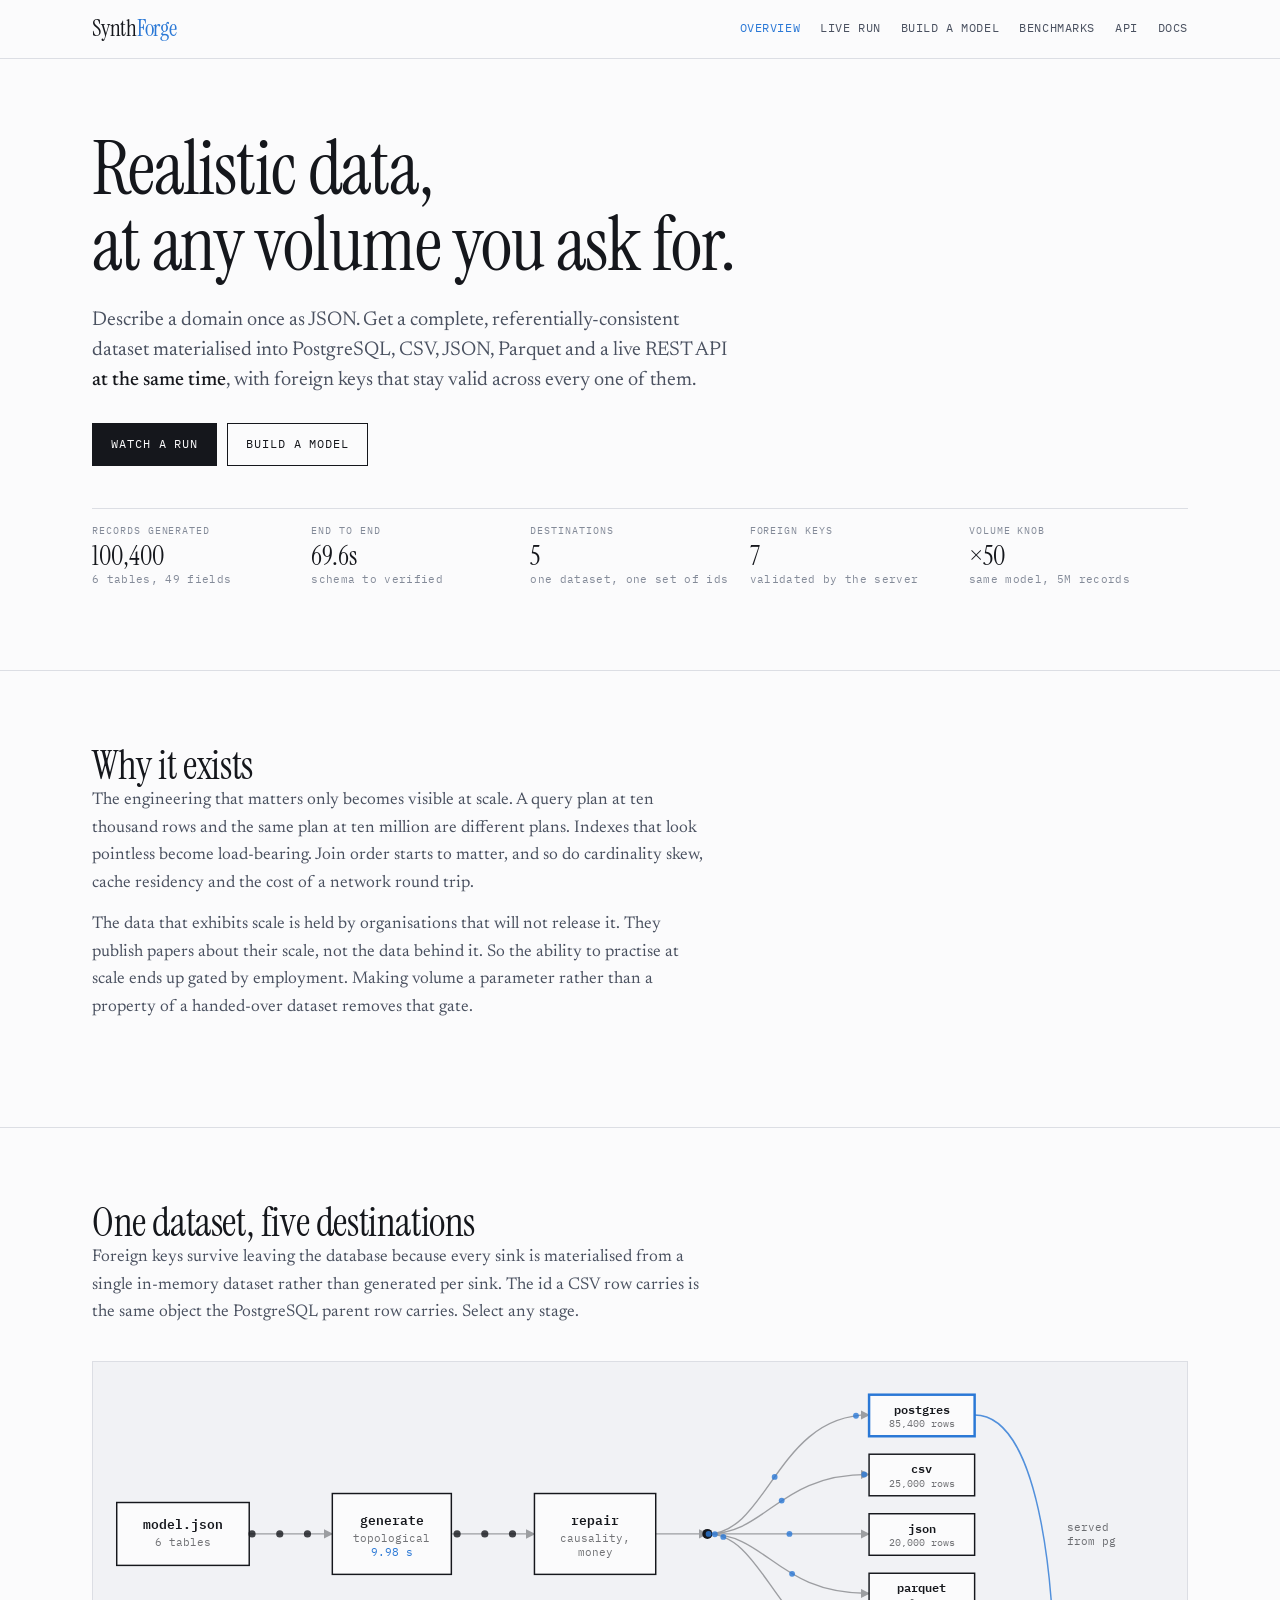
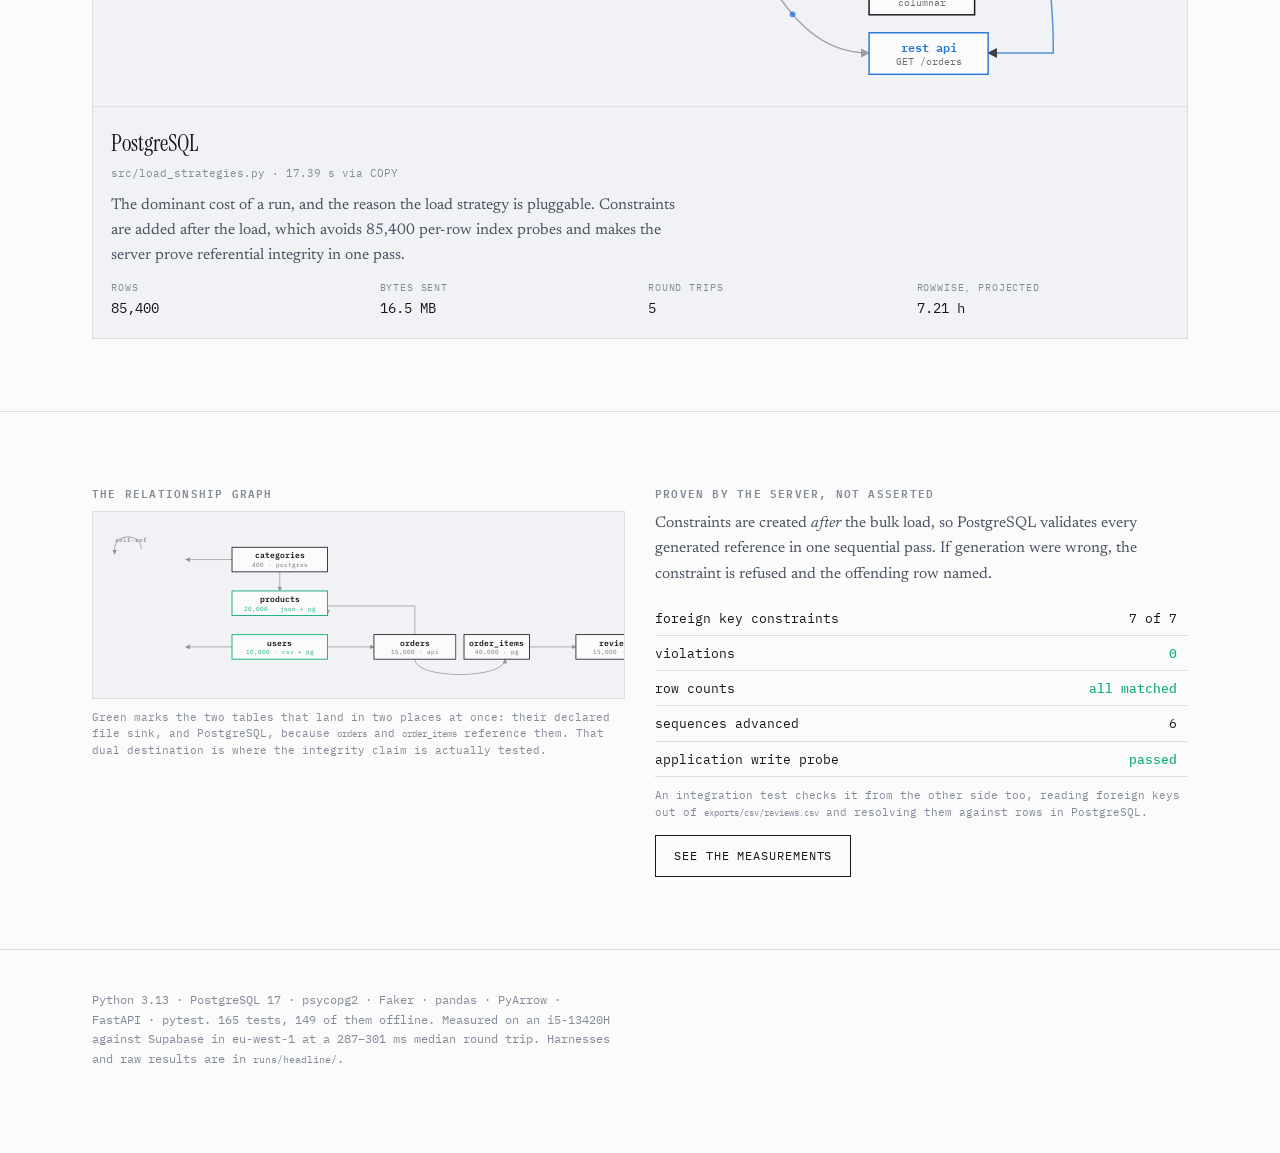
<file: site/index.html>
<!DOCTYPE html>
<html lang="en">
<head>
<meta charset="utf-8">
<meta name="viewport" content="width=device-width, initial-scale=1">
<title>SynthForge</title>
<link rel="preconnect" href="https://fonts.googleapis.com">
<link rel="preconnect" href="https://fonts.gstatic.com" crossorigin>
<link href="https://fonts.googleapis.com/css2?family=Instrument+Serif:ital@0;1&family=Newsreader:opsz,wght@6..72,300;6..72,400;6..72,500;6..72,600&family=IBM+Plex+Mono:wght@400;500;600&display=swap" rel="stylesheet">
<link rel="stylesheet" href="assets/site.css">
</head>
<body data-palette="#2a78d6,#eb6834,#1baf7a">

<nav>
  <div class="wrap">
    <a class="mark" href="index.html">Synth<span>Forge</span></a>
    <ul id="nav-links"></ul>
  </div>
</nav>

<div class="hero">
  <div class="wrap">
    <h1>Realistic data,<br>at any volume you ask for.</h1>
    <p class="lede" style="margin-top:22px">
      Describe a domain once as JSON. Get a complete, referentially-consistent
      dataset materialised into PostgreSQL, CSV, JSON, Parquet and a live REST
      API <b>at the same time</b>, with foreign keys that stay valid across
      every one of them.
    </p>
    <div class="cta">
      <a class="btn solid" href="run.html">Watch a run</a>
      <a class="btn" href="model.html">Build a model</a>
    </div>
    <dl class="strip">
      <div><dt>records generated</dt><dd>100,400<small>6 tables, 49 fields</small></dd></div>
      <div><dt>end to end</dt><dd>69.6s<small>schema to verified</small></dd></div>
      <div><dt>destinations</dt><dd>5<small>one dataset, one set of ids</small></dd></div>
      <div><dt>foreign keys</dt><dd>7<small>validated by the server</small></dd></div>
      <div><dt>volume knob</dt><dd>&times;50<small>same model, 5M records</small></dd></div>
    </dl>
  </div>
</div>

<section>
  <div class="wrap">
    <div class="head">
      <h2>Why it exists</h2>
      <p class="sub">
        The engineering that matters only becomes visible at scale. A query plan
        at ten thousand rows and the same plan at ten million are different
        plans. Indexes that look pointless become load-bearing. Join order starts
        to matter, and so do cardinality skew, cache residency and the cost of a
        network round trip.
      </p>
      <p class="sub">
        The data that exhibits scale is held by organisations that will not
        release it. They publish papers about their scale, not the data behind
        it. So the ability to practise at scale ends up gated by employment.
        Making volume a parameter rather than a property of a handed-over dataset
        removes that gate.
      </p>
    </div>
  </div>
</section>

<section>
  <div class="wrap">
    <div class="head">
      <h2>One dataset, five destinations</h2>
      <p class="sub">
        Foreign keys survive leaving the database because every sink is
        materialised from a single in-memory dataset rather than generated per
        sink. The id a CSV row carries is the same object the PostgreSQL parent
        row carries. Select any stage.
      </p>
    </div>

    <figure class="svgbox">
      <svg viewBox="0 0 960 292" role="img" aria-label="Pipeline: the model file feeds generation, then semantic repair, then fans out to PostgreSQL, CSV, JSON, Parquet and a REST API served from PostgreSQL.">
        <defs><marker id="ah" viewBox="0 0 10 10" refX="9" refY="5" markerWidth="7" markerHeight="7" orient="auto-start-reverse"><path d="M 0 0 L 10 5 L 0 10 z" fill="currentColor"></path></marker></defs>
        <g stroke="currentColor" stroke-width="1.2" fill="none" opacity="0.38" marker-end="url(#ah)">
          <path id="w1" d="M 132 146 L 206 146"></path>
          <path id="w2" d="M 312 146 L 386 146"></path>
          <path d="M 494 146 L 540 146"></path>
          <path id="f1" d="M 540 146 C 594 146 602 40 684 40"></path>
          <path id="f2" d="M 540 146 C 594 146 602 93 684 93"></path>
          <path id="f3" d="M 540 146 L 684 146"></path>
          <path id="f4" d="M 540 146 C 594 146 602 199 684 199"></path>
          <path id="f5" d="M 540 146 C 594 146 602 252 684 252"></path>
        </g>
        <path d="M 778 40 C 842 40 848 226 848 242 L 848 252 L 790 252" stroke="var(--accent)" stroke-width="1.3" fill="none" opacity="0.8" marker-end="url(#ah)"></path>
        <text x="860" y="143" font-family="IBM Plex Mono, monospace" font-size="10" fill="currentColor" opacity="0.6">served</text>
        <text x="860" y="156" font-family="IBM Plex Mono, monospace" font-size="10" fill="currentColor" opacity="0.6">from pg</text>
        <g class="stage-node" data-stage="model" tabindex="0" role="button" aria-label="Model file">
          <rect x="14" y="118" width="118" height="56" fill="var(--bg)" stroke="currentColor" stroke-width="1.3"></rect>
          <text x="73" y="142" text-anchor="middle" font-family="IBM Plex Mono, monospace" font-size="11.5" font-weight="600" fill="currentColor">model.json</text>
          <text x="73" y="157" text-anchor="middle" font-family="IBM Plex Mono, monospace" font-size="9.5" fill="currentColor" opacity="0.6">6 tables</text>
        </g>
        <g class="stage-node" data-stage="generate" tabindex="0" role="button" aria-label="Generation">
          <rect x="206" y="110" width="106" height="72" fill="var(--bg)" stroke="currentColor" stroke-width="1.3"></rect>
          <text x="259" y="138" text-anchor="middle" font-family="IBM Plex Mono, monospace" font-size="11.5" font-weight="600" fill="currentColor">generate</text>
          <text x="259" y="153" text-anchor="middle" font-family="IBM Plex Mono, monospace" font-size="9.5" fill="currentColor" opacity="0.6">topological</text>
          <text x="259" y="166" text-anchor="middle" font-family="IBM Plex Mono, monospace" font-size="9.5" fill="var(--accent)">9.98 s</text>
        </g>
        <g class="stage-node" data-stage="repair" tabindex="0" role="button" aria-label="Semantic repair">
          <rect x="386" y="110" width="108" height="72" fill="var(--bg)" stroke="currentColor" stroke-width="1.3"></rect>
          <text x="440" y="138" text-anchor="middle" font-family="IBM Plex Mono, monospace" font-size="11.5" font-weight="600" fill="currentColor">repair</text>
          <text x="440" y="153" text-anchor="middle" font-family="IBM Plex Mono, monospace" font-size="9.5" fill="currentColor" opacity="0.6">causality,</text>
          <text x="440" y="166" text-anchor="middle" font-family="IBM Plex Mono, monospace" font-size="9.5" fill="currentColor" opacity="0.6">money</text>
        </g>
        <circle cx="540" cy="146" r="4.5" fill="currentColor"></circle>
        <g class="stage-node" data-stage="postgres" tabindex="0" role="button" aria-label="PostgreSQL">
          <rect x="684" y="22" width="94" height="37" fill="var(--bg)" stroke="currentColor" stroke-width="1.3"></rect>
          <text x="731" y="39" text-anchor="middle" font-family="IBM Plex Mono, monospace" font-size="11" font-weight="600" fill="currentColor">postgres</text>
          <text x="731" y="51" text-anchor="middle" font-family="IBM Plex Mono, monospace" font-size="9" fill="currentColor" opacity="0.6">85,400 rows</text>
        </g>
        <g class="stage-node" data-stage="csv" tabindex="0" role="button" aria-label="CSV">
          <rect x="684" y="75" width="94" height="37" fill="var(--bg)" stroke="currentColor" stroke-width="1.3"></rect>
          <text x="731" y="92" text-anchor="middle" font-family="IBM Plex Mono, monospace" font-size="11" font-weight="600" fill="currentColor">csv</text>
          <text x="731" y="104" text-anchor="middle" font-family="IBM Plex Mono, monospace" font-size="9" fill="currentColor" opacity="0.6">25,000 rows</text>
        </g>
        <g class="stage-node" data-stage="json" tabindex="0" role="button" aria-label="JSON">
          <rect x="684" y="128" width="94" height="37" fill="var(--bg)" stroke="currentColor" stroke-width="1.3"></rect>
          <text x="731" y="145" text-anchor="middle" font-family="IBM Plex Mono, monospace" font-size="11" font-weight="600" fill="currentColor">json</text>
          <text x="731" y="157" text-anchor="middle" font-family="IBM Plex Mono, monospace" font-size="9" fill="currentColor" opacity="0.6">20,000 rows</text>
        </g>
        <g class="stage-node" data-stage="parquet" tabindex="0" role="button" aria-label="Parquet">
          <rect x="684" y="181" width="94" height="37" fill="var(--bg)" stroke="currentColor" stroke-width="1.3"></rect>
          <text x="731" y="198" text-anchor="middle" font-family="IBM Plex Mono, monospace" font-size="11" font-weight="600" fill="currentColor">parquet</text>
          <text x="731" y="210" text-anchor="middle" font-family="IBM Plex Mono, monospace" font-size="9" fill="currentColor" opacity="0.6">columnar</text>
        </g>
        <g class="stage-node" data-stage="api" tabindex="0" role="button" aria-label="REST API">
          <rect x="684" y="234" width="106" height="37" fill="var(--bg)" stroke="var(--accent)" stroke-width="1.3"></rect>
          <text x="737" y="251" text-anchor="middle" font-family="IBM Plex Mono, monospace" font-size="11" font-weight="600" fill="var(--accent)">rest api</text>
          <text x="737" y="263" text-anchor="middle" font-family="IBM Plex Mono, monospace" font-size="9" fill="currentColor" opacity="0.6">GET /orders</text>
        </g>
        <g id="flow"></g>
      </svg>
    </figure>

    <div class="box pad" style="border-top:none">
      <div style="font-family:var(--serif);font-size:23px" id="d-title">PostgreSQL</div>
      <div style="font-family:var(--mono);font-size:10.5px;color:var(--ink-3);margin:3px 0 11px" id="d-meta"></div>
      <p class="sub" style="font-size:15.5px;margin-bottom:12px" id="d-body"></p>
      <dl style="display:grid;grid-template-columns:repeat(auto-fit,minmax(126px,1fr));gap:12px 16px;margin:0" id="d-dl"></dl>
    </div>
  </div>
</section>

<section>
  <div class="wrap">
    <div class="cols">
      <figure>
        <h3>The relationship graph</h3>
        <div class="svgbox">
          <svg viewBox="0 0 850 248" role="img" aria-label="Foreign key graph. categories references itself; products references categories; orders references users; order_items references orders and products; reviews references products and users.">
            <defs><marker id="ah2" viewBox="0 0 10 10" refX="9" refY="5" markerWidth="6.5" markerHeight="6.5" orient="auto-start-reverse"><path d="M 0 0 L 10 5 L 0 10 z" fill="currentColor"></path></marker></defs>
            <g stroke="currentColor" stroke-width="1.1" fill="none" opacity="0.42" marker-end="url(#ah2)">
              <path d="M 192 58 L 124 58"></path><path d="M 59 42 C 59 19 20 19 20 42 L 20 50"></path>
              <path d="M 262 76 L 262 104"></path><path d="M 192 186 L 124 186"></path>
              <path d="M 332 186 L 400 186"></path><path d="M 460 168 L 460 126 L 332 126 L 332 138"></path>
              <path d="M 460 204 C 460 234 592 234 592 204"></path><path d="M 628 186 L 696 186"></path>
            </g>
            <g font-family="IBM Plex Mono, monospace" font-size="11">
              <g><rect x="192" y="40" width="140" height="36" fill="var(--bg)" stroke="currentColor" stroke-width="1.2"></rect>
                <text x="262" y="56" text-anchor="middle" font-weight="600" fill="currentColor">categories</text>
                <text x="262" y="69" text-anchor="middle" font-size="9" fill="currentColor" opacity="0.6">400 &middot; postgres</text></g>
              <g><rect x="192" y="104" width="140" height="36" fill="var(--bg)" stroke="var(--cool)" stroke-width="1.4"></rect>
                <text x="262" y="120" text-anchor="middle" font-weight="600" fill="currentColor">products</text>
                <text x="262" y="133" text-anchor="middle" font-size="9" fill="var(--cool)">20,000 &middot; json + pg</text></g>
              <g><rect x="192" y="168" width="140" height="36" fill="var(--bg)" stroke="var(--cool)" stroke-width="1.4"></rect>
                <text x="262" y="184" text-anchor="middle" font-weight="600" fill="currentColor">users</text>
                <text x="262" y="197" text-anchor="middle" font-size="9" fill="var(--cool)">10,000 &middot; csv + pg</text></g>
              <g><rect x="400" y="168" width="120" height="36" fill="var(--bg)" stroke="currentColor" stroke-width="1.2"></rect>
                <text x="460" y="184" text-anchor="middle" font-weight="600" fill="currentColor">orders</text>
                <text x="460" y="197" text-anchor="middle" font-size="9" fill="currentColor" opacity="0.6">15,000 &middot; api</text></g>
              <g><rect x="532" y="168" width="96" height="36" fill="var(--bg)" stroke="currentColor" stroke-width="1.2"></rect>
                <text x="580" y="184" text-anchor="middle" font-weight="600" fill="currentColor">order_items</text>
                <text x="580" y="197" text-anchor="middle" font-size="9" fill="currentColor" opacity="0.6">40,000 &middot; pg</text></g>
              <g><rect x="696" y="168" width="120" height="36" fill="var(--bg)" stroke="currentColor" stroke-width="1.2"></rect>
                <text x="756" y="184" text-anchor="middle" font-weight="600" fill="currentColor">reviews</text>
                <text x="756" y="197" text-anchor="middle" font-size="9" fill="currentColor" opacity="0.6">15,000 &middot; csv</text></g>
            </g>
            <text x="20" y="32" font-family="IBM Plex Mono, monospace" font-size="9" fill="currentColor" opacity="0.6">self-ref</text>
          </svg>
        </div>
        <p class="cap">
          Green marks the two tables that land in two places at once: their
          declared file sink, and PostgreSQL, because <code>orders</code> and
          <code>order_items</code> reference them. That dual destination is where
          the integrity claim is actually tested.
        </p>
      </figure>
      <div>
        <h3>Proven by the server, not asserted</h3>
        <p class="sub" style="font-size:15.5px">
          Constraints are created <i>after</i> the bulk load, so PostgreSQL
          validates every generated reference in one sequential pass. If
          generation were wrong, the constraint is refused and the offending row
          named.
        </p>
        <table class="tb" style="margin-top:14px">
          <tbody>
            <tr><td>foreign key constraints</td><td>7 of 7</td></tr>
            <tr><td>violations</td><td class="is">0</td></tr>
            <tr><td>row counts</td><td class="is">all matched</td></tr>
            <tr><td>sequences advanced</td><td>6</td></tr>
            <tr><td>application write probe</td><td class="is">passed</td></tr>
          </tbody>
        </table>
        <p class="cap">
          An integration test checks it from the other side too, reading foreign
          keys out of <code>exports/csv/reviews.csv</code> and resolving them
          against rows in PostgreSQL.
        </p>
        <div class="acts"><a class="btn" href="benchmarks.html">See the measurements</a></div>
      </div>
    </div>
  </div>
</section>

<footer>
  <div class="wrap">
    <p>
      Python 3.13 &middot; PostgreSQL 17 &middot; psycopg2 &middot; Faker &middot;
      pandas &middot; PyArrow &middot; FastAPI &middot; pytest. 165 tests, 149 of
      them offline. Measured on an i5-13420H against Supabase in eu-west-1 at a
      287&ndash;301&nbsp;ms median round trip. Harnesses and raw results are in
      <code>runs/headline/</code>.
    </p>
  </div>
</footer>

<script src="assets/site.js"></script>
<script>
"use strict";
var STAGES = {
  model: { title: "The model file", meta: "src/model_graph.py",
    body: "Tables, fields, types, relationships and volumes. This is the whole interface: a new domain is a new file, not a code change. Field names drive both the generated values and the inferred relationships.",
    dl: [["tables", "6"], ["fields", "49"], ["foreign keys", "7"], ["validated", "before anything runs"]] },
  generate: { title: "Generation", meta: "src/data_generator.py · 9.98 s",
    body: "Records are built table by table in topological order, so a foreign key can draw from parent ids that already exist. Parent id lists are memoized, which is the fix worth 10.1x.",
    dl: [["throughput", "9,980 rows/s"], ["before the fix", "101.24 s"], ["probes removed", "~2.0 billion"], ["reproducible", "6 hash seeds"]] },
  repair: { title: "Semantic repair", meta: "src/realism.py · ~0.8 s",
    body: "Runs once every table exists, because almost every rule is cross-table. Birth dates become adult, child entities stop predating their parents, totals become arithmetic, cost sits below price.",
    dl: [["dates reordered", "29,781"], ["line totals", "40,000"], ["parent totals", "15,000"], ["names composed", "20,000"]] },
  postgres: { title: "PostgreSQL", meta: "src/load_strategies.py · 17.39 s via COPY",
    body: "The dominant cost of a run, and the reason the load strategy is pluggable. Constraints are added after the load, which avoids 85,400 per-row index probes and makes the server prove referential integrity in one pass.",
    dl: [["rows", "85,400"], ["bytes sent", "16.5 MB"], ["round trips", "5"], ["rowwise, projected", "7.21 h"]] },
  csv: { title: "CSV", meta: "exports/csv/ · users, reviews",
    body: "Row-oriented and universally readable. Nullable integers go through pandas' nullable Int64 type, because one null used to promote the whole column to float and a foreign key came out as 1.0 instead of 1.",
    dl: [["users", "10,000 rows"], ["reviews", "15,000 rows"], ["products size", "10.55 MB"], ["also in pg", "users"]] },
  json: { title: "JSON", meta: "exports/json/ · products",
    body: "Document-oriented, and the one sink deliberately left unoptimised: a few tens of megabytes and a couple of seconds is not a bottleneck, and streaming it would change the indentation of a submitted artefact.",
    dl: [["products", "20,000 rows"], ["size", "14.51 MB"], ["vs CSV", "1.38x larger"], ["also in pg", "yes"]] },
  parquet: { title: "Parquet", meta: "exports/parquet/ · columnar",
    body: "Typed, compressed, and the format analytical tooling actually consumes. Smallest on disk and fastest to read, and the gap widens sharply when you want a subset of columns rather than all of them.",
    dl: [["size", "6.32 MB"], ["vs CSV", "40% smaller"], ["2 of 11 columns", "15.6x faster"], ["aggregate 1", "19.6x faster"]] },
  api: { title: "REST API", meta: "api_server.py · FastAPI over orders",
    body: "Served from PostgreSQL through a connection pool, so a request no longer pays a TLS handshake. A missing order returns 404 rather than 500, and a file-backed repository lets the whole thing run with no database at all.",
    dl: [["endpoints", "6"], ["pagination", "offset or keyset"], ["status filter", "from the model"], ["offline", "serves a JSON file"]] }
};
(function () {
  var nodes = $$(".stage-node");
  function show(key) {
    var s = STAGES[key]; if (!s) return;
    nodes.forEach(function (n) { n.classList.toggle("on", n.getAttribute("data-stage") === key); });
    $("#d-title").textContent = s.title;
    $("#d-meta").textContent = s.meta;
    $("#d-body").textContent = s.body;
    var dl = $("#d-dl"); dl.innerHTML = "";
    s.dl.forEach(function (p) {
      var pair = el("div");
      var dt = el("dt", null, p[0]);
      dt.style.cssText = "font-family:var(--mono);font-size:9.5px;letter-spacing:.09em;text-transform:uppercase;color:var(--ink-3)";
      var dd = el("dd", null, p[1]);
      dd.style.cssText = "font-family:var(--mono);font-size:13.5px;margin:2px 0 0";
      pair.appendChild(dt); pair.appendChild(dd); dl.appendChild(pair);
    });
  }
  nodes.forEach(function (n) {
    n.addEventListener("click", function () { show(n.getAttribute("data-stage")); });
    n.addEventListener("keydown", function (e) {
      if (e.key === "Enter" || e.key === " ") { e.preventDefault(); show(n.getAttribute("data-stage")); }
    });
  });
  show("postgres");

  var host = $("#flow");
  if (!host || window.matchMedia("(prefers-reduced-motion: reduce)").matches) return;
  var wires = ["w1","w2","f1","f2","f3","f4","f5"]
    .map(function (id) { return document.getElementById(id); })
    .filter(function (x) { return !!x; });
  var dots = [];
  wires.forEach(function (w, wi) {
    var len = w.getTotalLength(), count = wi < 2 ? 3 : 2;
    for (var i = 0; i < count; i++) {
      var c = document.createElementNS("http://www.w3.org/2000/svg", "circle");
      c.setAttribute("r", wi < 2 ? "3.2" : "2.6");
      c.setAttribute("fill", wi < 2 ? "currentColor" : "var(--accent)");
      c.setAttribute("opacity", "0.8");
      host.appendChild(c);
      dots.push({ node: c, wire: w, len: len, t: i / count, speed: 0.00021 + wi * 0.00002 });
    }
  });
  var last = 0;
  (function step(ts) {
    if (!last) last = ts;
    var dt = Math.min(ts - last, 60); last = ts;
    dots.forEach(function (d) {
      d.t += d.speed * dt; if (d.t > 1) d.t -= 1;
      var p = d.wire.getPointAtLength(d.t * d.len);
      d.node.setAttribute("cx", p.x); d.node.setAttribute("cy", p.y);
    });
    requestAnimationFrame(step);
  })(0);
})();
</script>
</body>
</html>
</file>
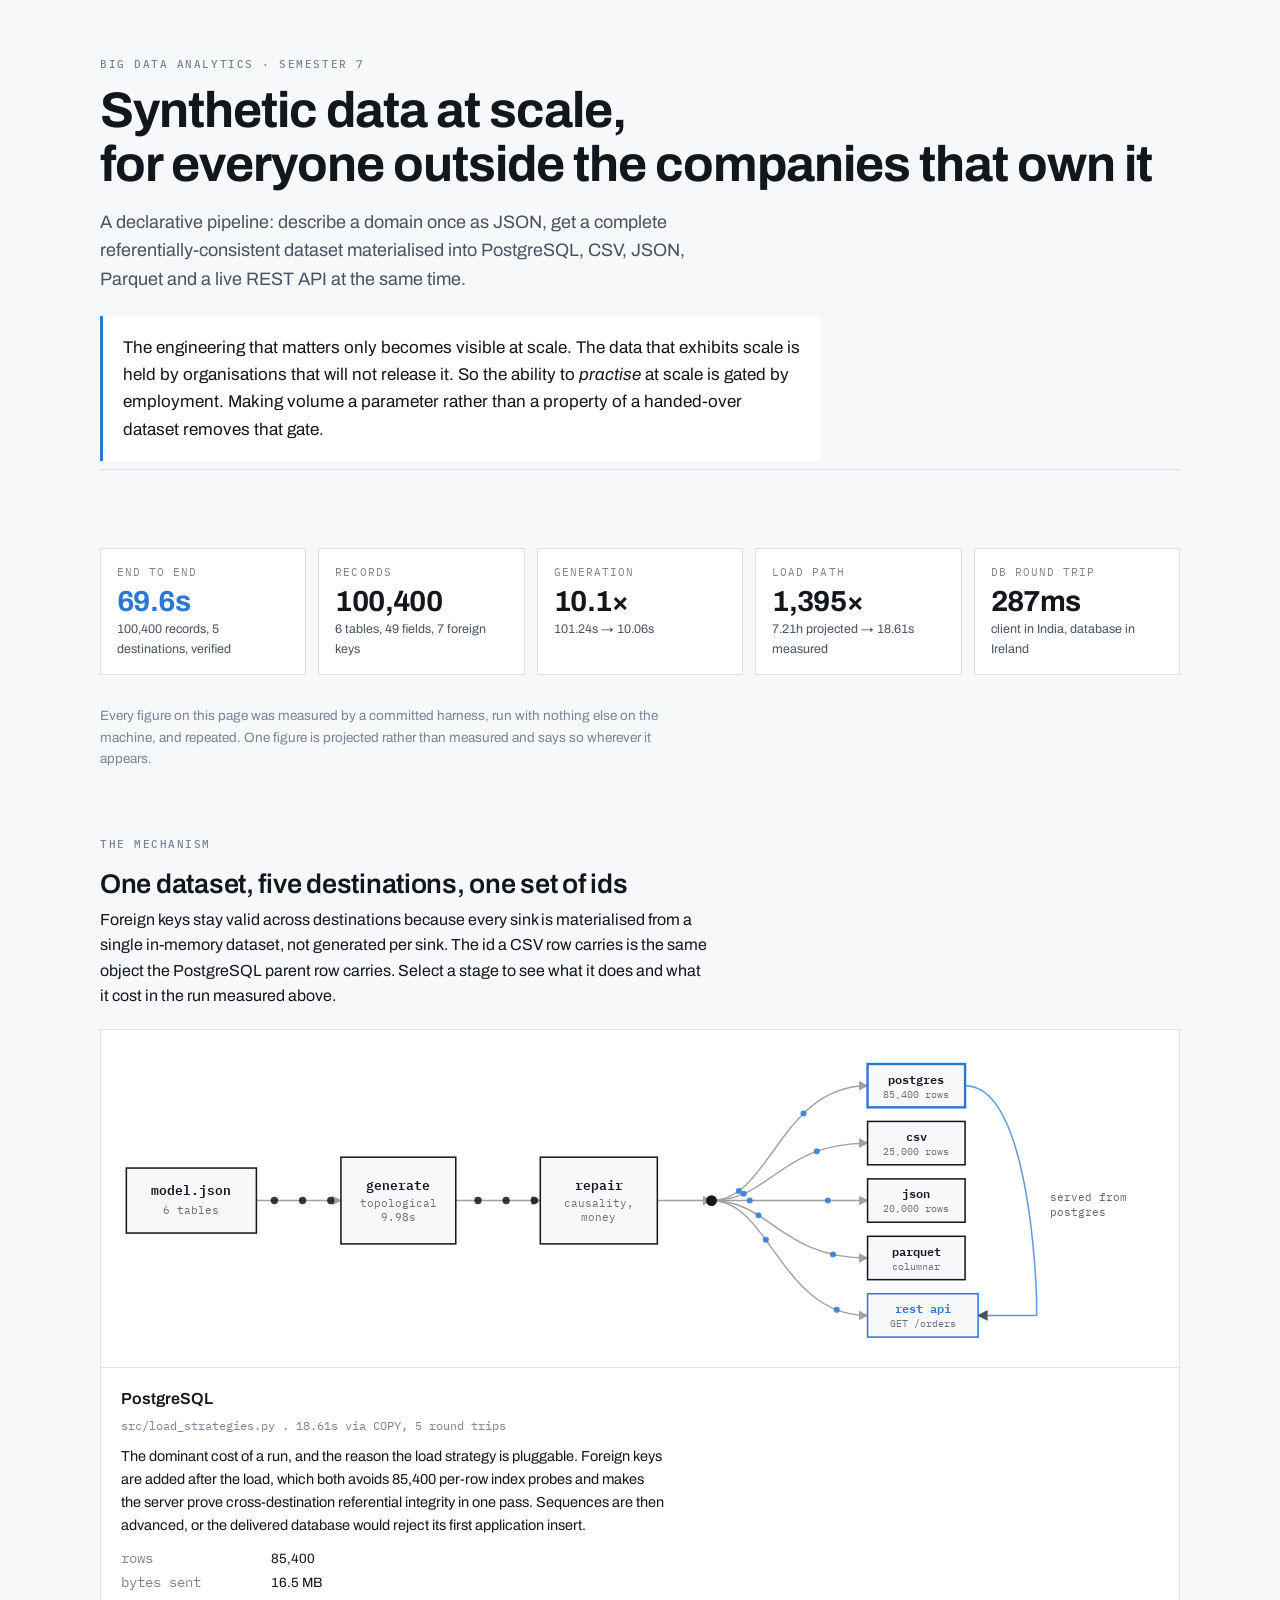
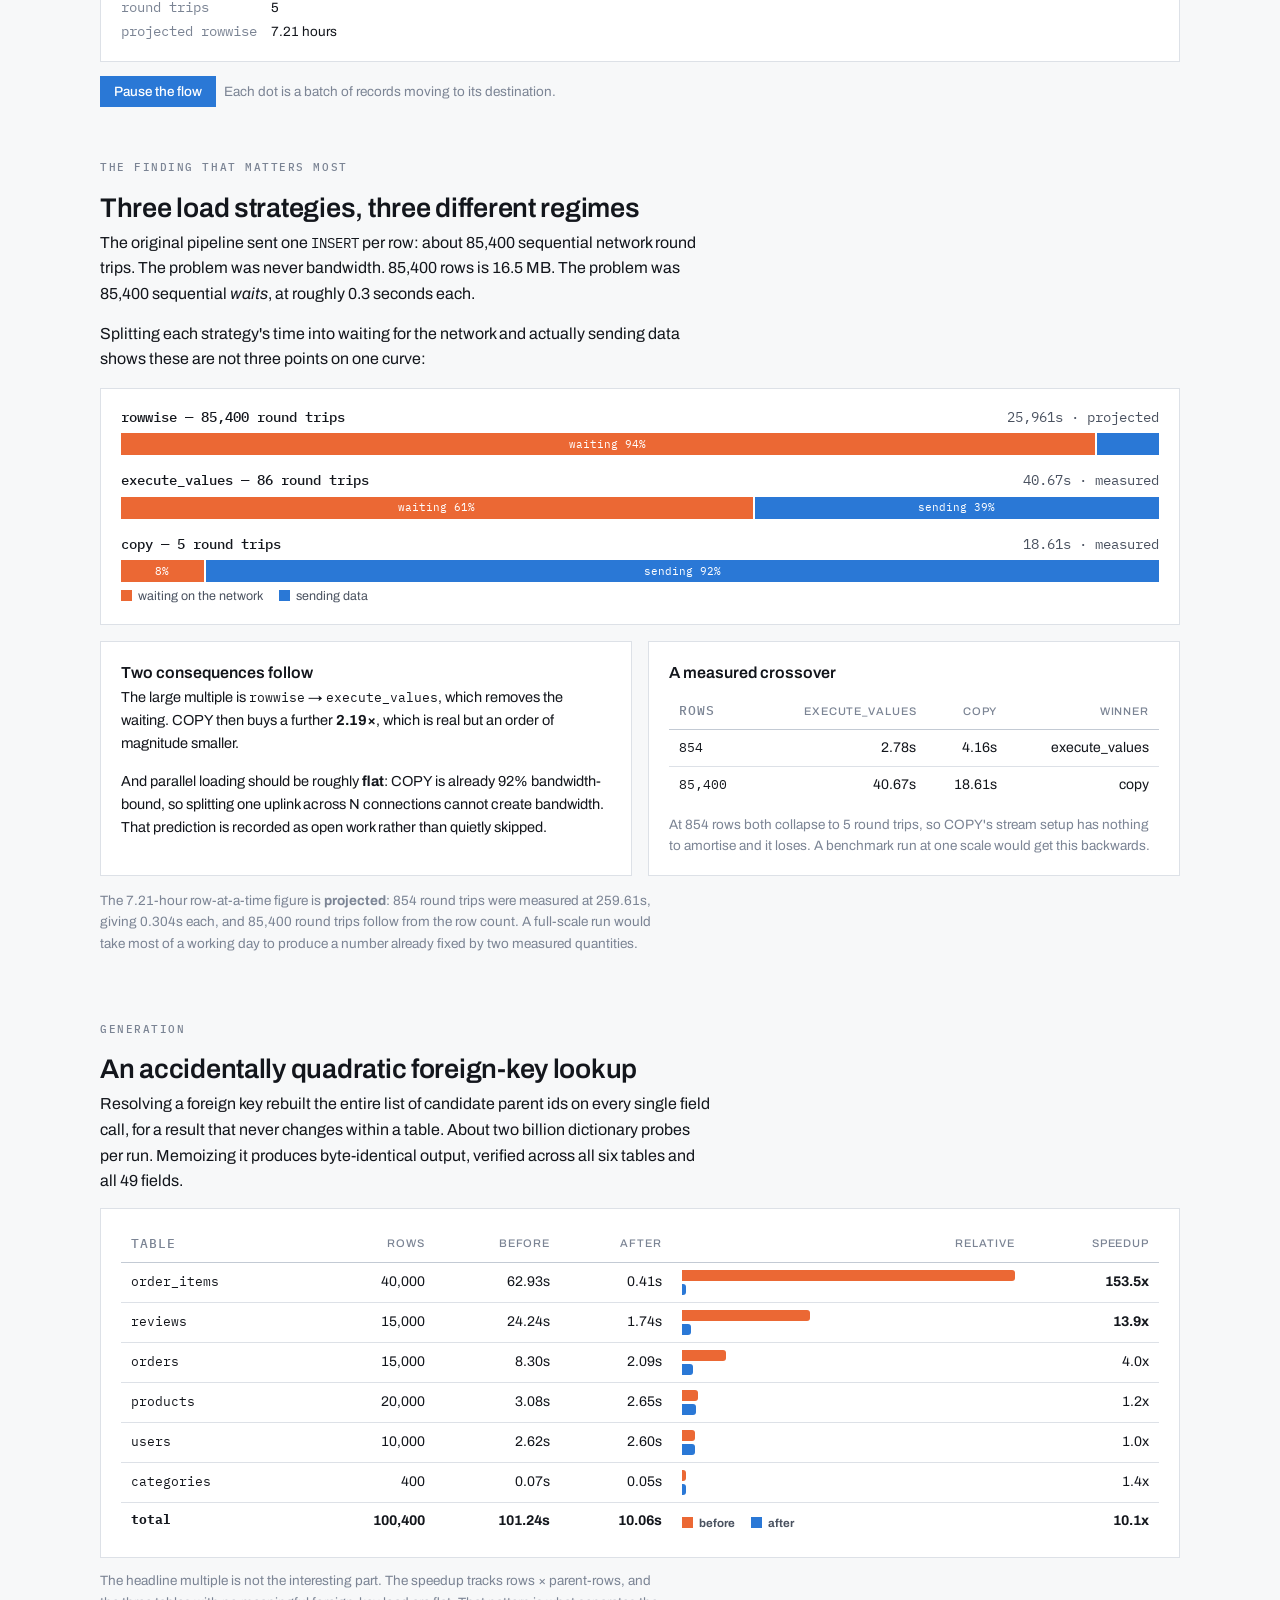
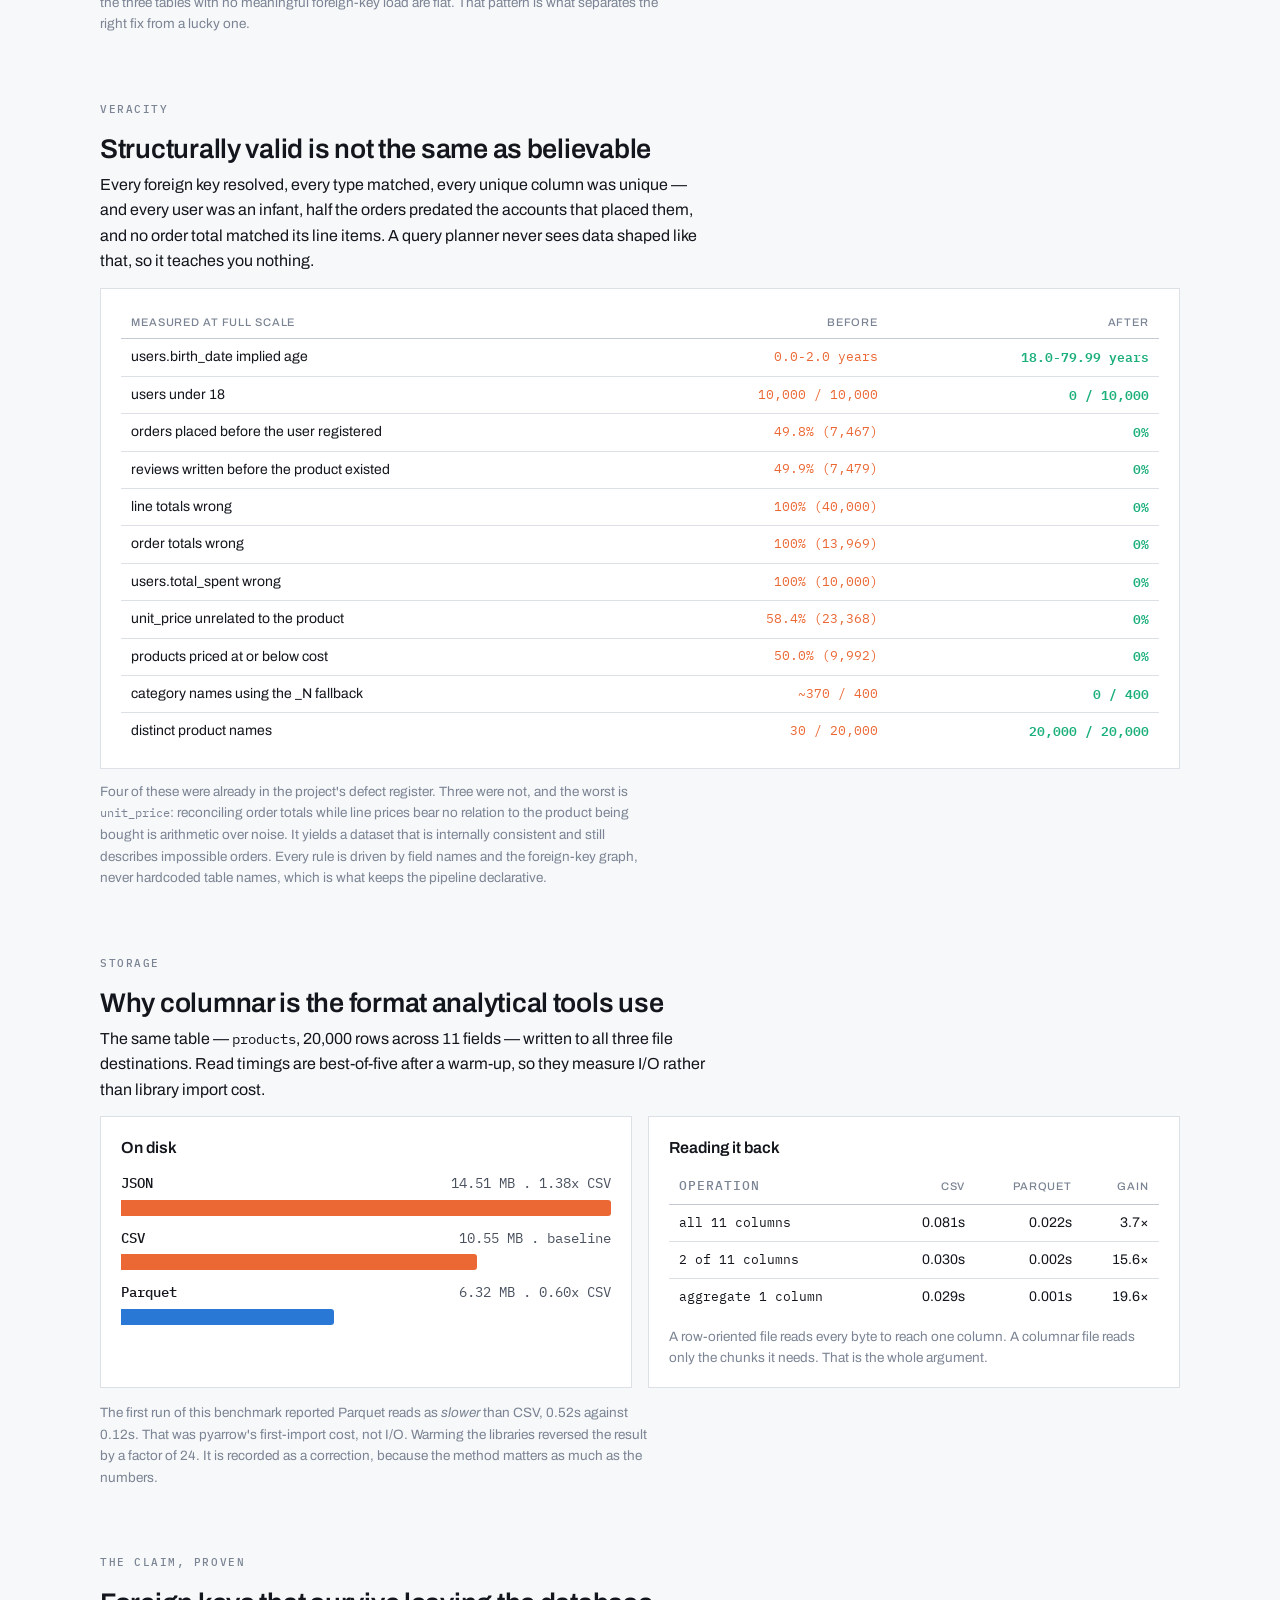
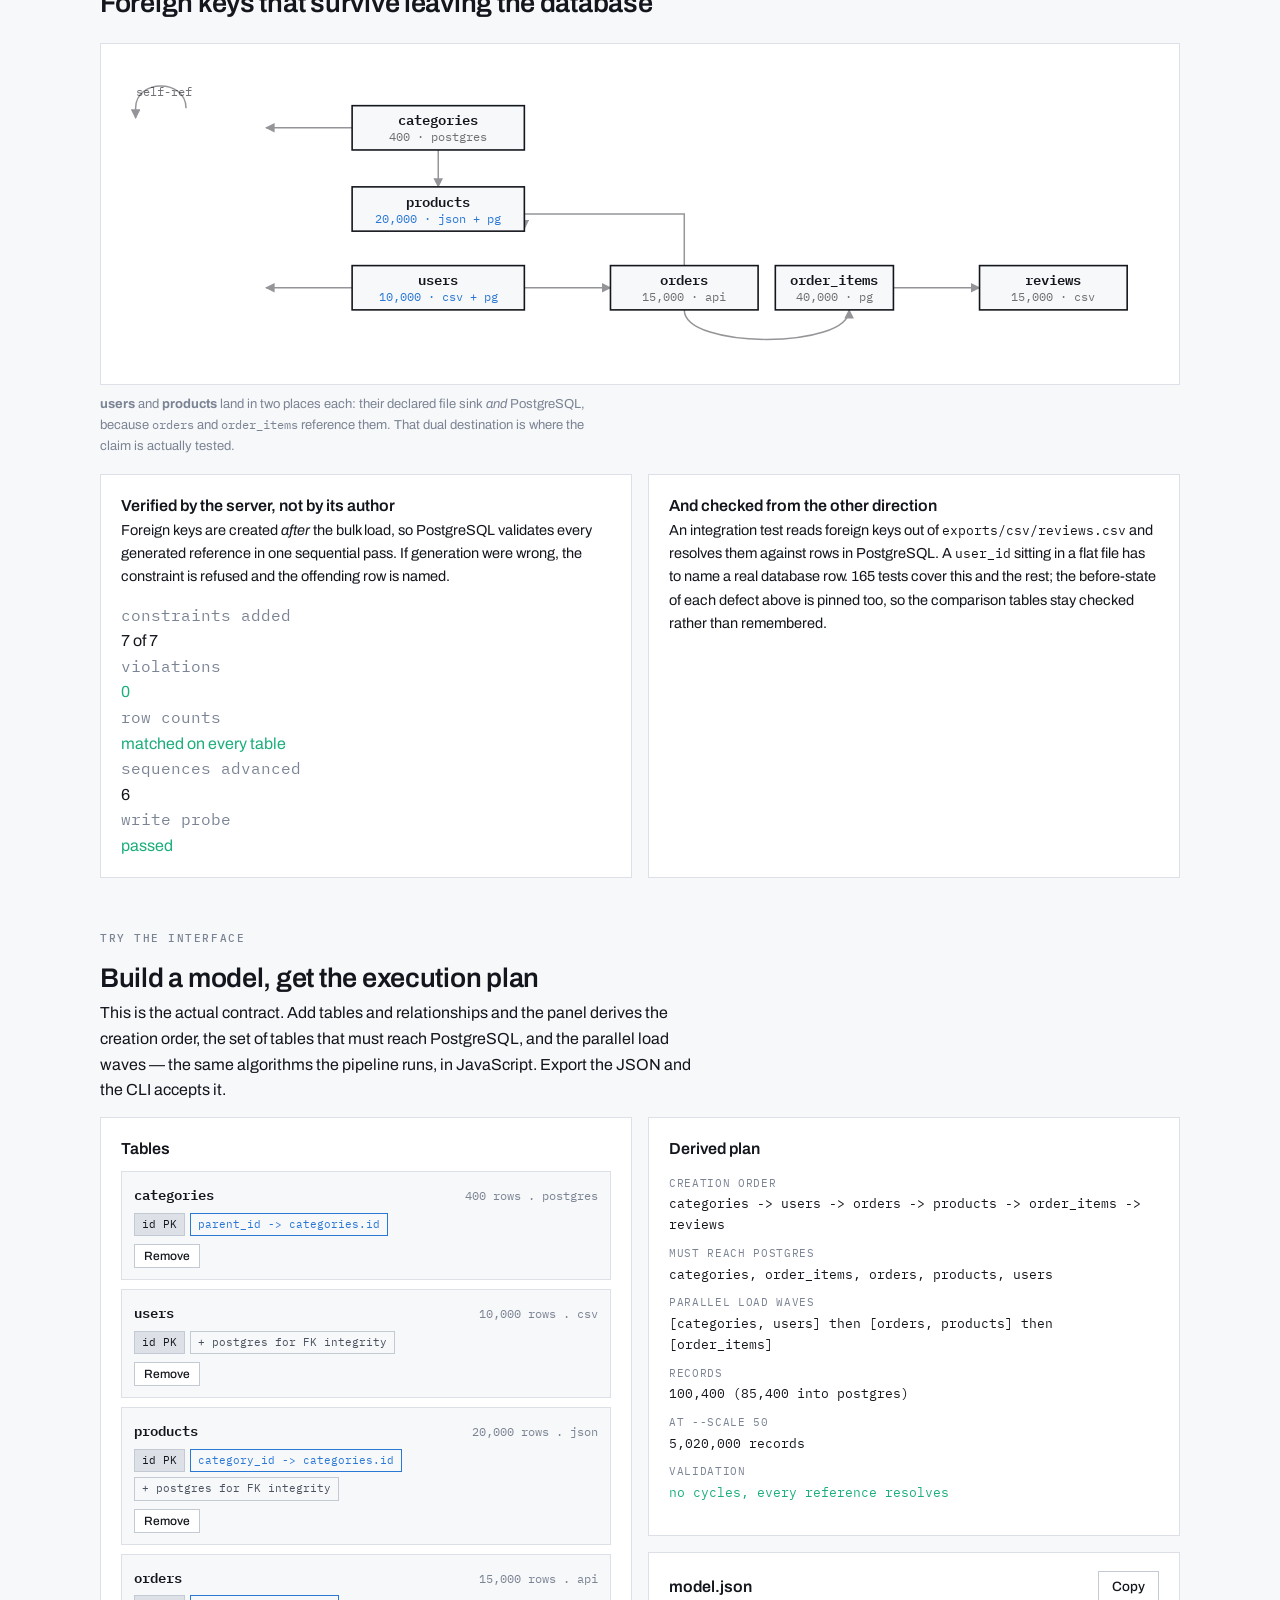
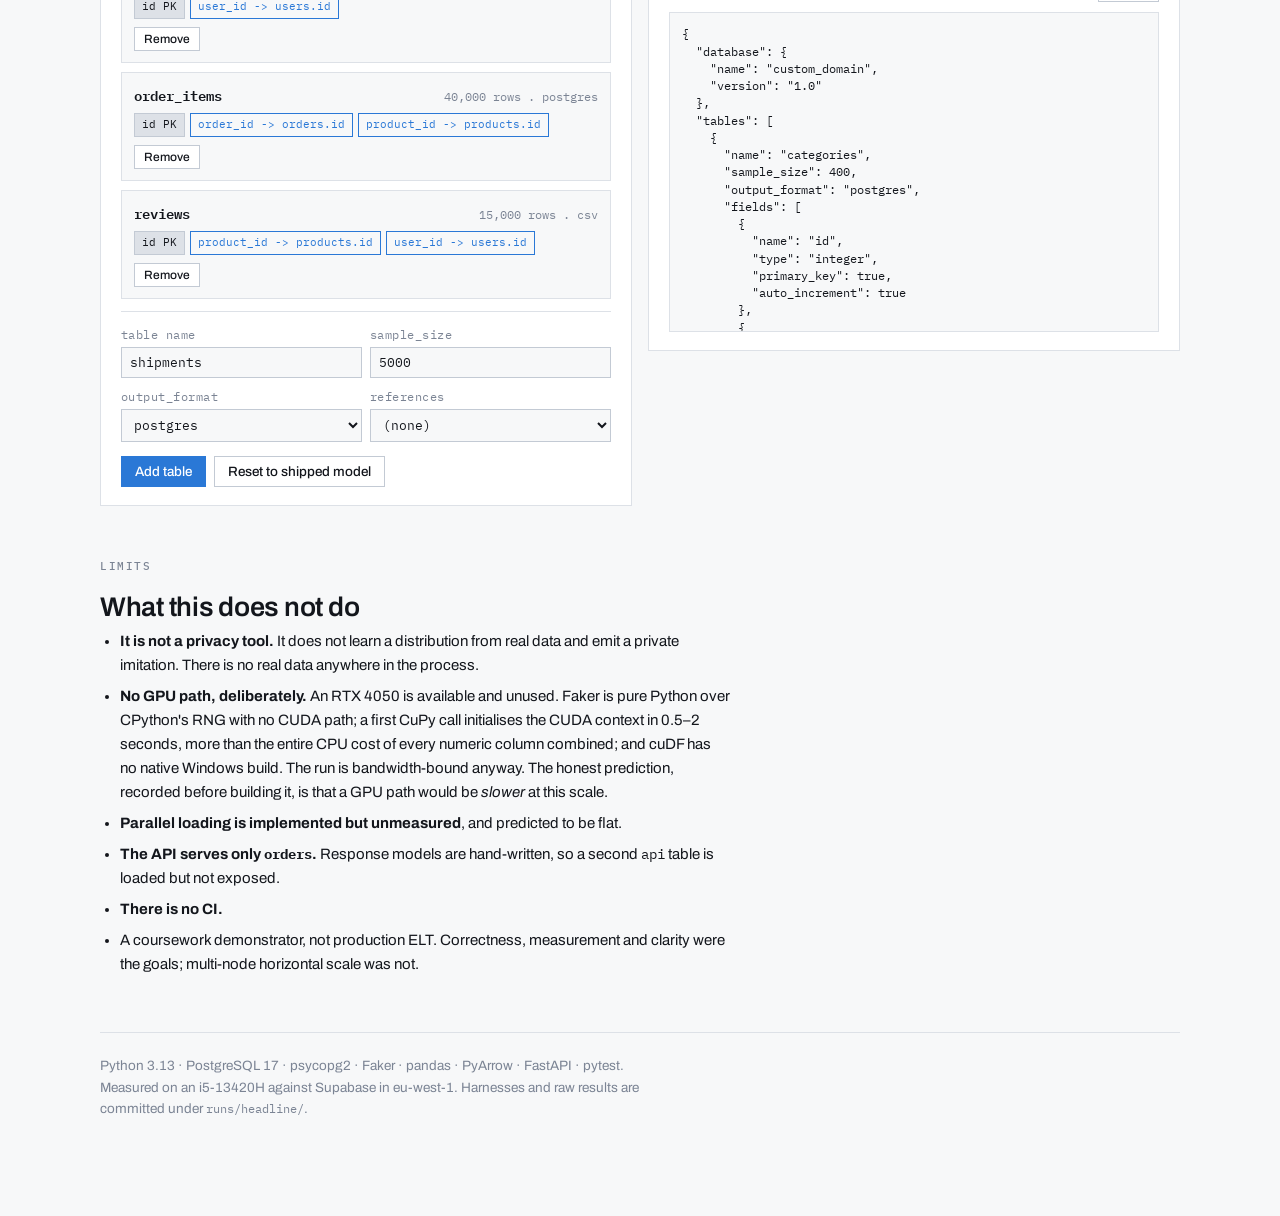
<file: docs/artifact/index.html>
<!DOCTYPE html>
<html lang="en">
<head>
<meta charset="utf-8">
<meta name="viewport" content="width=device-width, initial-scale=1">
<title>Synthetic Data at Scale</title>
<link rel="preconnect" href="https://fonts.googleapis.com">
<link rel="preconnect" href="https://fonts.gstatic.com" crossorigin>
<link href="https://fonts.googleapis.com/css2?family=Archivo:wght@400;500;600;700&family=IBM+Plex+Mono:wght@400;500;600&display=swap" rel="stylesheet">
<style>
/* Layout idea: an engineering measurement readout - document spine, instrument
   panels for the numbers, one animated schematic as the centrepiece. */
:root {
  color-scheme: light;

  --ink:        #13161c;
  --ink-2:      #4a5260;
  --ink-3:      #7b8494;
  --surface:    #f7f8f9;
  --panel:      #ffffff;
  --rule:       #dde1e7;
  --rule-firm:  #c3cad4;

  --accent:     #2a78d6;   /* validated categorical slot 1 */
  --warm:       #eb6834;   /* validated categorical slot 2 */
  --cool:       #1baf7a;   /* validated categorical slot 3 */

  --font-display: "Archivo", "Helvetica Neue", Arial, sans-serif;
  --font-body:    "Archivo", "Helvetica Neue", Arial, sans-serif;
  --font-mono:    "IBM Plex Mono", "SFMono-Regular", Consolas, monospace;
}
@media (prefers-color-scheme: dark) {
  :root:not([data-theme="light"]) {
    color-scheme: dark;
    --ink:       #eceef1;
    --ink-2:     #a7b0bd;
    --ink-3:     #6f7886;
    --surface:   #121419;
    --panel:     #191c23;
    --rule:      #2a2f39;
    --rule-firm: #3c4350;
    --accent:    #3987e5;
    --warm:      #d95926;
    --cool:      #199e70;
  }
}
:root[data-theme="dark"] {
  color-scheme: dark;
  --ink:       #eceef1;
  --ink-2:     #a7b0bd;
  --ink-3:     #6f7886;
  --surface:   #121419;
  --panel:     #191c23;
  --rule:      #2a2f39;
  --rule-firm: #3c4350;
  --accent:    #3987e5;
  --warm:      #d95926;
  --cool:      #199e70;
}

* { box-sizing: border-box; }
html { -webkit-text-size-adjust: 100%; }
body {
  margin: 0;
  background: var(--surface);
  color: var(--ink);
  font-family: var(--font-body);
  font-size: 16px;
  line-height: 1.6;
  font-variant-numeric: tabular-nums;
}
.wrap { max-width: 1120px; margin: 0 auto; padding: 0 20px 96px; }
section { padding: 52px 0 0; }
h1, h2, h3 { font-family: var(--font-display); text-wrap: balance; margin: 0; }
h1 { font-size: clamp(30px, 5.2vw, 50px); font-weight: 700; letter-spacing: -0.02em; line-height: 1.08; }
h2 { font-size: clamp(21px, 2.9vw, 27px); font-weight: 600; letter-spacing: -0.01em; }
h3 { font-size: 16px; font-weight: 600; }
p { margin: 0 0 14px; max-width: 68ch; }
a { color: var(--accent); }
code, .mono { font-family: var(--font-mono); font-size: 0.9em; }

.eyebrow {
  font-family: var(--font-mono); font-size: 11px; font-weight: 500;
  letter-spacing: 0.14em; text-transform: uppercase; color: var(--ink-3);
  margin: 0 0 10px;
}
.lede { font-size: 18px; color: var(--ink-2); max-width: 62ch; }
.note { font-size: 13.5px; color: var(--ink-3); max-width: 70ch; }

/* ---- masthead ---- */
header.masthead { padding: 56px 0 8px; border-bottom: 1px solid var(--rule); }
.thesis {
  margin: 22px 0 0; padding: 18px 20px;
  border-left: 3px solid var(--accent); background: var(--panel);
  font-size: 17px; max-width: 72ch;
}

/* ---- stat tiles ---- */
.tiles { display: grid; grid-template-columns: repeat(auto-fit, minmax(176px, 1fr)); gap: 12px; margin: 26px 0 30px; }
.tile { background: var(--panel); border: 1px solid var(--rule); padding: 15px 16px; }
.tile .k { font-family: var(--font-mono); font-size: 10.5px; letter-spacing: 0.1em; text-transform: uppercase; color: var(--ink-3); }
.tile .v { font-family: var(--font-display); font-size: 29px; font-weight: 700; line-height: 1.12; margin: 5px 0 1px; letter-spacing: -0.02em; }
.tile .u { font-size: 12.5px; color: var(--ink-2); }
.tile.lead .v { color: var(--accent); }

/* ---- pipeline schematic ---- */
.schematic { background: var(--panel); border: 1px solid var(--rule); padding: 8px 8px 4px; margin: 20px 0 0; overflow-x: auto; }
.schematic svg { display: block; width: 100%; min-width: 660px; height: auto; }
.stage-node { cursor: pointer; }
.stage-node rect, .stage-node circle { transition: stroke 120ms, fill 120ms; }
.stage-node:focus { outline: none; }
.stage-node:focus-visible rect, .stage-node:focus-visible circle { stroke: var(--accent); stroke-width: 2.5; }
.stage-node.on rect, .stage-node.on circle { stroke: var(--accent); stroke-width: 2.2; }
.detail { background: var(--panel); border: 1px solid var(--rule); border-top: none; padding: 18px 20px; }
.detail h3 { margin-bottom: 4px; }
.detail .meta { font-family: var(--font-mono); font-size: 12px; color: var(--ink-3); margin-bottom: 10px; }
.detail p { font-size: 14.5px; margin-bottom: 8px; }
.detail dl { display: grid; grid-template-columns: auto 1fr; gap: 3px 14px; margin: 10px 0 0; font-size: 13.5px; }
.detail dt { font-family: var(--font-mono); color: var(--ink-3); }
.detail dd { margin: 0; }
.ctrl-row { display: flex; flex-wrap: wrap; gap: 8px; align-items: center; margin: 14px 0 0; }
button {
  font-family: var(--font-body); font-size: 13.5px; font-weight: 500;
  color: var(--ink); background: var(--panel);
  border: 1px solid var(--rule-firm); padding: 7px 13px; cursor: pointer;
}
button:hover { border-color: var(--accent); color: var(--accent); }
button:focus-visible { outline: 2px solid var(--accent); outline-offset: 2px; }
button.primary { background: var(--accent); border-color: var(--accent); color: #fff; }
button.primary:hover { color: #fff; opacity: 0.9; }

/* ---- bar comparisons ---- */
table.data { width: 100%; border-collapse: collapse; font-size: 14px; }
table.data th, table.data td { padding: 7px 10px; text-align: right; border-bottom: 1px solid var(--rule); }
table.data th:first-child, table.data td:first-child { text-align: left; font-family: var(--font-mono); font-size: 13px; }
table.data thead th { font-size: 11px; letter-spacing: 0.08em; text-transform: uppercase; color: var(--ink-3); font-weight: 500; border-bottom: 1px solid var(--rule-firm); }
table.data tbody tr:last-child td { border-bottom: none; }
table.data tr.total td { font-weight: 700; border-top: 1px solid var(--rule-firm); }
.bar-cell { width: 34%; }
.barwrap { display: flex; align-items: center; gap: 8px; }
.bar { height: 11px; border-radius: 0 3px 3px 0; min-width: 2px; }
.bar.before { background: var(--warm); }
.bar.after  { background: var(--accent); }
.barlabel { font-family: var(--font-mono); font-size: 11.5px; color: var(--ink-2); white-space: nowrap; }
.scroller { overflow-x: auto; }

.panel { background: var(--panel); border: 1px solid var(--rule); padding: 18px 20px; }
.grid2 { display: grid; grid-template-columns: repeat(auto-fit, minmax(300px, 1fr)); gap: 16px; }

/* regime bars */
.regime { margin: 16px 0 0; }
.regime-row { margin-bottom: 15px; }
.regime-head { display: flex; justify-content: space-between; gap: 10px; font-size: 13.5px; margin-bottom: 5px; }
.regime-head .nm { font-family: var(--font-mono); font-weight: 500; }
.regime-head .tot { color: var(--ink-2); font-family: var(--font-mono); }
.stack { display: flex; height: 22px; gap: 2px; }
.stack span { display: flex; align-items: center; justify-content: center; font-family: var(--font-mono); font-size: 10.5px; color: #fff; overflow: hidden; white-space: nowrap; }
.seg-wait { background: var(--warm); }
.seg-send { background: var(--accent); }
.legend { display: flex; gap: 16px; font-size: 12.5px; color: var(--ink-2); margin-top: 4px; }
.legend i { display: inline-block; width: 11px; height: 11px; margin-right: 6px; vertical-align: -1px; }

/* realism */
.rl { width: 100%; border-collapse: collapse; font-size: 14px; }
.rl th, .rl td { padding: 7px 10px; border-bottom: 1px solid var(--rule); }
.rl thead th { font-size: 11px; letter-spacing: 0.08em; text-transform: uppercase; color: var(--ink-3); font-weight: 500; text-align: left; border-bottom: 1px solid var(--rule-firm); }
.rl td.b { font-family: var(--font-mono); font-size: 13px; color: var(--warm); text-align: right; white-space: nowrap; }
.rl td.a { font-family: var(--font-mono); font-size: 13px; color: var(--cool); text-align: right; font-weight: 600; white-space: nowrap; }
.rl tbody tr:last-child td { border-bottom: none; }

/* model builder */
.builder { display: grid; grid-template-columns: minmax(0,1fr) minmax(0,1fr); gap: 16px; }
@media (max-width: 760px) { .builder { grid-template-columns: 1fr; } }
.tbl-card { border: 1px solid var(--rule); padding: 11px 12px; margin-bottom: 9px; background: var(--surface); }
.tbl-card .top { display: flex; justify-content: space-between; align-items: baseline; gap: 8px; }
.tbl-card .nm { font-family: var(--font-mono); font-weight: 600; font-size: 14px; }
.tbl-card .sub { font-family: var(--font-mono); font-size: 11.5px; color: var(--ink-3); }
.chips { display: flex; flex-wrap: wrap; gap: 5px; margin-top: 7px; }
.chip { font-family: var(--font-mono); font-size: 11px; padding: 2px 7px; border: 1px solid var(--rule-firm); color: var(--ink-2); }
.chip.fk { border-color: var(--accent); color: var(--accent); }
.chip.pk { border-color: var(--rule-firm); background: var(--rule); color: var(--ink); }
label { display: block; font-size: 12px; color: var(--ink-3); margin: 9px 0 3px; font-family: var(--font-mono); letter-spacing: 0.04em; }
input, select {
  font-family: var(--font-mono); font-size: 13px; width: 100%;
  padding: 6px 8px; color: var(--ink); background: var(--surface);
  border: 1px solid var(--rule-firm);
}
input:focus-visible, select:focus-visible { outline: 2px solid var(--accent); outline-offset: 1px; }
.inline { display: grid; grid-template-columns: 1fr 1fr; gap: 8px; }
pre.out {
  font-family: var(--font-mono); font-size: 11.5px; line-height: 1.5;
  background: var(--surface); border: 1px solid var(--rule);
  padding: 12px; overflow: auto; max-height: 320px; margin: 10px 0 0;
}
.derived { font-size: 13.5px; }
.derived dt { font-family: var(--font-mono); font-size: 11px; letter-spacing: 0.06em; text-transform: uppercase; color: var(--ink-3); margin-top: 9px; }
.derived dd { margin: 2px 0 0; font-family: var(--font-mono); font-size: 13px; }
.bad { color: var(--warm); }
.good { color: var(--cool); }

figure { margin: 18px 0 0; }
figcaption { font-size: 13px; color: var(--ink-3); margin-top: 9px; max-width: 70ch; }
.fkgraph { background: var(--panel); border: 1px solid var(--rule); padding: 10px; overflow-x: auto; }
.fkgraph svg { display: block; width: 100%; min-width: 560px; height: auto; }

ul.plain { margin: 0 0 14px; padding-left: 20px; max-width: 70ch; font-size: 15px; }
ul.plain li { margin-bottom: 7px; }

footer { border-top: 1px solid var(--rule); margin-top: 56px; padding-top: 22px; font-size: 13.5px; color: var(--ink-3); }

@media (prefers-reduced-motion: reduce) {
  * { animation: none !important; transition: none !important; }
}
</style>
</head>
<body data-palette="#2a78d6,#eb6834,#1baf7a">
<div class="wrap">

<header class="masthead">
  <p class="eyebrow">Big Data Analytics &middot; semester 7</p>
  <h1>Synthetic data at scale,<br>for everyone outside the companies that own it</h1>
  <p class="lede" style="margin-top:16px">
    A declarative pipeline: describe a domain once as JSON, get a complete
    referentially-consistent dataset materialised into PostgreSQL, CSV, JSON,
    Parquet and a live REST API at the same time.
  </p>
  <div class="thesis">
    The engineering that matters only becomes visible at scale. The data that
    exhibits scale is held by organisations that will not release it. So the
    ability to <em>practise</em> at scale is gated by employment. Making volume a
    parameter rather than a property of a handed-over dataset removes that gate.
  </div>
</header>

<section>
  <div class="tiles">
    <div class="tile lead">
      <div class="k">end to end</div>
      <div class="v">69.6s</div>
      <div class="u">100,400 records, 5 destinations, verified</div>
    </div>
    <div class="tile">
      <div class="k">records</div>
      <div class="v">100,400</div>
      <div class="u">6 tables, 49 fields, 7 foreign keys</div>
    </div>
    <div class="tile">
      <div class="k">generation</div>
      <div class="v">10.1&times;</div>
      <div class="u">101.24s &rarr; 10.06s</div>
    </div>
    <div class="tile">
      <div class="k">load path</div>
      <div class="v">1,395&times;</div>
      <div class="u">7.21h projected &rarr; 18.61s measured</div>
    </div>
    <div class="tile">
      <div class="k">db round trip</div>
      <div class="v">287ms</div>
      <div class="u">client in India, database in Ireland</div>
    </div>
  </div>
  <p class="note">
    Every figure on this page was measured by a committed harness, run with
    nothing else on the machine, and repeated. One figure is projected rather
    than measured and says so wherever it appears.
  </p>
</section>

<section>
  <p class="eyebrow">the mechanism</p>
  <h2>One dataset, five destinations, one set of ids</h2>
  <p>
    Foreign keys stay valid across destinations because every sink is
    materialised from a single in-memory dataset, not generated per sink. The id
    a CSV row carries is the same object the PostgreSQL parent row carries.
    Select a stage to see what it does and what it cost in the run measured
    above.
  </p>

  <div class="schematic">
    <svg viewBox="0 0 980 300" role="img" aria-label="Pipeline schematic: the model file feeds a generator, then a semantic repair pass, then fans out to PostgreSQL, CSV, JSON, Parquet and a REST API served from PostgreSQL.">
      <defs>
        <marker id="ah" viewBox="0 0 10 10" refX="9" refY="5" markerWidth="7" markerHeight="7" orient="auto-start-reverse">
          <path d="M 0 0 L 10 5 L 0 10 z" fill="currentColor"></path>
        </marker>
      </defs>

      <!-- wires -->
      <g stroke="currentColor" stroke-width="1.3" fill="none" opacity="0.4" marker-end="url(#ah)">
        <path id="w1" d="M 136 150 L 214 150"></path>
        <path id="w2" d="M 320 150 L 398 150"></path>
        <path d="M 506 150 L 556 150"></path>
      </g>
      <g stroke="currentColor" stroke-width="1.3" fill="none" opacity="0.4" marker-end="url(#ah)">
        <path id="f1" d="M 556 150 C 610 150 620 44 700 44"></path>
        <path id="f2" d="M 556 150 C 610 150 620 97 700 97"></path>
        <path id="f3" d="M 556 150 L 700 150"></path>
        <path id="f4" d="M 556 150 C 610 150 620 203 700 203"></path>
        <path id="f5" d="M 556 150 C 610 150 620 256 700 256"></path>
      </g>
      <path d="M 790 44 C 850 44 856 230 856 246 L 856 256 L 802 256" stroke="var(--accent)" stroke-width="1.4" fill="none" opacity="0.75" marker-end="url(#ah)"></path>
      <text x="868" y="150" font-family="IBM Plex Mono, monospace" font-size="10.5" fill="currentColor" opacity="0.65">served from</text>
      <text x="868" y="164" font-family="IBM Plex Mono, monospace" font-size="10.5" fill="currentColor" opacity="0.65">postgres</text>

      <!-- stage: model -->
      <g class="stage-node" data-stage="model" tabindex="0" role="button" aria-label="Model file stage">
        <rect x="16" y="120" width="120" height="60" fill="var(--surface)" stroke="currentColor" stroke-width="1.4"></rect>
        <text x="76" y="145" text-anchor="middle" font-family="IBM Plex Mono, monospace" font-size="12" font-weight="600" fill="currentColor">model.json</text>
        <text x="76" y="162" text-anchor="middle" font-family="IBM Plex Mono, monospace" font-size="10" fill="currentColor" opacity="0.6">6 tables</text>
      </g>

      <!-- stage: generate -->
      <g class="stage-node" data-stage="generate" tabindex="0" role="button" aria-label="Generate stage">
        <rect x="214" y="110" width="106" height="80" fill="var(--surface)" stroke="currentColor" stroke-width="1.4"></rect>
        <text x="267" y="140" text-anchor="middle" font-family="IBM Plex Mono, monospace" font-size="12" font-weight="600" fill="currentColor">generate</text>
        <text x="267" y="156" text-anchor="middle" font-family="IBM Plex Mono, monospace" font-size="10" fill="currentColor" opacity="0.6">topological</text>
        <text x="267" y="169" text-anchor="middle" font-family="IBM Plex Mono, monospace" font-size="10" fill="currentColor" opacity="0.6">9.98s</text>
      </g>

      <!-- stage: repair -->
      <g class="stage-node" data-stage="repair" tabindex="0" role="button" aria-label="Semantic repair stage">
        <rect x="398" y="110" width="108" height="80" fill="var(--surface)" stroke="currentColor" stroke-width="1.4"></rect>
        <text x="452" y="140" text-anchor="middle" font-family="IBM Plex Mono, monospace" font-size="12" font-weight="600" fill="currentColor">repair</text>
        <text x="452" y="156" text-anchor="middle" font-family="IBM Plex Mono, monospace" font-size="10" fill="currentColor" opacity="0.6">causality,</text>
        <text x="452" y="169" text-anchor="middle" font-family="IBM Plex Mono, monospace" font-size="10" fill="currentColor" opacity="0.6">money</text>
      </g>

      <!-- fan-out hub -->
      <circle cx="556" cy="150" r="5" fill="currentColor"></circle>

      <!-- sinks -->
      <g class="stage-node" data-stage="postgres" tabindex="0" role="button" aria-label="PostgreSQL destination">
        <rect x="700" y="24" width="90" height="40" fill="var(--surface)" stroke="currentColor" stroke-width="1.4"></rect>
        <text x="745" y="42" text-anchor="middle" font-family="IBM Plex Mono, monospace" font-size="11" font-weight="600" fill="currentColor">postgres</text>
        <text x="745" y="55" text-anchor="middle" font-family="IBM Plex Mono, monospace" font-size="9.5" fill="currentColor" opacity="0.6">85,400 rows</text>
      </g>
      <g class="stage-node" data-stage="csv" tabindex="0" role="button" aria-label="CSV destination">
        <rect x="700" y="77" width="90" height="40" fill="var(--surface)" stroke="currentColor" stroke-width="1.4"></rect>
        <text x="745" y="95" text-anchor="middle" font-family="IBM Plex Mono, monospace" font-size="11" font-weight="600" fill="currentColor">csv</text>
        <text x="745" y="108" text-anchor="middle" font-family="IBM Plex Mono, monospace" font-size="9.5" fill="currentColor" opacity="0.6">25,000 rows</text>
      </g>
      <g class="stage-node" data-stage="json" tabindex="0" role="button" aria-label="JSON destination">
        <rect x="700" y="130" width="90" height="40" fill="var(--surface)" stroke="currentColor" stroke-width="1.4"></rect>
        <text x="745" y="148" text-anchor="middle" font-family="IBM Plex Mono, monospace" font-size="11" font-weight="600" fill="currentColor">json</text>
        <text x="745" y="161" text-anchor="middle" font-family="IBM Plex Mono, monospace" font-size="9.5" fill="currentColor" opacity="0.6">20,000 rows</text>
      </g>
      <g class="stage-node" data-stage="parquet" tabindex="0" role="button" aria-label="Parquet destination">
        <rect x="700" y="183" width="90" height="40" fill="var(--surface)" stroke="currentColor" stroke-width="1.4"></rect>
        <text x="745" y="201" text-anchor="middle" font-family="IBM Plex Mono, monospace" font-size="11" font-weight="600" fill="currentColor">parquet</text>
        <text x="745" y="214" text-anchor="middle" font-family="IBM Plex Mono, monospace" font-size="9.5" fill="currentColor" opacity="0.6">columnar</text>
      </g>
      <g class="stage-node" data-stage="api" tabindex="0" role="button" aria-label="REST API destination">
        <rect x="700" y="236" width="102" height="40" fill="var(--surface)" stroke="var(--accent)" stroke-width="1.4"></rect>
        <text x="751" y="254" text-anchor="middle" font-family="IBM Plex Mono, monospace" font-size="11" font-weight="600" fill="var(--accent)">rest api</text>
        <text x="751" y="267" text-anchor="middle" font-family="IBM Plex Mono, monospace" font-size="9.5" fill="currentColor" opacity="0.6">GET /orders</text>
      </g>

      <!-- animated records -->
      <g id="flow"></g>
    </svg>
  </div>

  <div class="detail" id="detail">
    <h3 id="d-title">Select a stage</h3>
    <div class="meta" id="d-meta">five stages &middot; click or tab to any box above</div>
    <p id="d-body">
      The schematic is the real routing for the shipped model. Two tables land in
      two places each, which is where the integrity claim is actually tested.
    </p>
    <dl id="d-dl"></dl>
  </div>
  <div class="ctrl-row">
    <button id="toggle-flow" class="primary">Pause the flow</button>
    <span class="note" style="margin:0">Each dot is a batch of records moving to its destination.</span>
  </div>
</section>

<section>
  <p class="eyebrow">the finding that matters most</p>
  <h2>Three load strategies, three different regimes</h2>
  <p>
    The original pipeline sent one <code>INSERT</code> per row: about 85,400
    sequential network round trips. The problem was never bandwidth. 85,400 rows
    is 16.5&nbsp;MB. The problem was 85,400 sequential <em>waits</em>, at roughly
    0.3 seconds each.
  </p>
  <p>
    Splitting each strategy's time into waiting for the network and actually
    sending data shows these are not three points on one curve:
  </p>

  <div class="panel regime" id="regime">
    <div class="regime-row">
      <div class="regime-head"><span class="nm">rowwise &mdash; 85,400 round trips</span><span class="tot">25,961s &middot; projected</span></div>
      <div class="stack"><span class="seg-wait" style="flex:94">waiting 94%</span><span class="seg-send" style="flex:6"></span></div>
    </div>
    <div class="regime-row">
      <div class="regime-head"><span class="nm">execute_values &mdash; 86 round trips</span><span class="tot">40.67s &middot; measured</span></div>
      <div class="stack"><span class="seg-wait" style="flex:61">waiting 61%</span><span class="seg-send" style="flex:39">sending 39%</span></div>
    </div>
    <div class="regime-row" style="margin-bottom:4px">
      <div class="regime-head"><span class="nm">copy &mdash; 5 round trips</span><span class="tot">18.61s &middot; measured</span></div>
      <div class="stack"><span class="seg-wait" style="flex:8">8%</span><span class="seg-send" style="flex:92">sending 92%</span></div>
    </div>
    <div class="legend">
      <span><i style="background:var(--warm)"></i>waiting on the network</span>
      <span><i style="background:var(--accent)"></i>sending data</span>
    </div>
  </div>

  <div class="grid2" style="margin-top:16px">
    <div class="panel">
      <h3>Two consequences follow</h3>
      <p style="font-size:14.5px">
        The large multiple is <code>rowwise</code> &rarr;
        <code>execute_values</code>, which removes the waiting. COPY then buys a
        further <strong>2.19&times;</strong>, which is real but an order of
        magnitude smaller.
      </p>
      <p style="font-size:14.5px;margin-bottom:0">
        And parallel loading should be roughly <strong>flat</strong>: COPY is
        already 92% bandwidth-bound, so splitting one uplink across N connections
        cannot create bandwidth. That prediction is recorded as open work rather
        than quietly skipped.
      </p>
    </div>
    <div class="panel">
      <h3>A measured crossover</h3>
      <div class="scroller">
        <table class="data" style="margin-top:8px">
          <thead><tr><th>rows</th><th>execute_values</th><th>copy</th><th>winner</th></tr></thead>
          <tbody>
            <tr><td>854</td><td>2.78s</td><td>4.16s</td><td>execute_values</td></tr>
            <tr><td>85,400</td><td>40.67s</td><td>18.61s</td><td>copy</td></tr>
          </tbody>
        </table>
      </div>
      <p class="note" style="margin-top:10px;margin-bottom:0">
        At 854 rows both collapse to 5 round trips, so COPY's stream setup has
        nothing to amortise and it loses. A benchmark run at one scale would get
        this backwards.
      </p>
    </div>
  </div>
  <p class="note" style="margin-top:14px">
    The 7.21-hour row-at-a-time figure is <strong>projected</strong>: 854 round
    trips were measured at 259.61s, giving 0.304s each, and 85,400 round trips
    follow from the row count. A full-scale run would take most of a working day
    to produce a number already fixed by two measured quantities.
  </p>
</section>

<section>
  <p class="eyebrow">generation</p>
  <h2>An accidentally quadratic foreign-key lookup</h2>
  <p>
    Resolving a foreign key rebuilt the entire list of candidate parent ids on
    every single field call, for a result that never changes within a table.
    About two billion dictionary probes per run. Memoizing it produces
    byte-identical output, verified across all six tables and all 49 fields.
  </p>
  <div class="panel scroller">
    <table class="data" id="gen-table">
      <thead>
        <tr><th>table</th><th>rows</th><th>before</th><th>after</th><th class="bar-cell">relative</th><th>speedup</th></tr>
      </thead>
      <tbody></tbody>
    </table>
  </div>
  <p class="note" style="margin-top:12px">
    The headline multiple is not the interesting part. The speedup tracks
    rows&nbsp;&times;&nbsp;parent-rows, and the three tables with no meaningful
    foreign-key load are flat. That pattern is what separates the right fix from
    a lucky one.
  </p>
</section>

<section>
  <p class="eyebrow">veracity</p>
  <h2>Structurally valid is not the same as believable</h2>
  <p>
    Every foreign key resolved, every type matched, every unique column was
    unique &mdash; and every user was an infant, half the orders predated the
    accounts that placed them, and no order total matched its line items. A query
    planner never sees data shaped like that, so it teaches you nothing.
  </p>
  <div class="panel scroller">
    <table class="rl" id="realism-table">
      <thead><tr><th>measured at full scale</th><th style="text-align:right">before</th><th style="text-align:right">after</th></tr></thead>
      <tbody></tbody>
    </table>
  </div>
  <p class="note" style="margin-top:12px">
    Four of these were already in the project's defect register. Three were not,
    and the worst is <code>unit_price</code>: reconciling order totals while line
    prices bear no relation to the product being bought is arithmetic over noise.
    It yields a dataset that is internally consistent and still describes
    impossible orders. Every rule is driven by field names and the foreign-key
    graph, never hardcoded table names, which is what keeps the pipeline
    declarative.
  </p>
</section>

<section>
  <p class="eyebrow">storage</p>
  <h2>Why columnar is the format analytical tools use</h2>
  <p>
    The same table &mdash; <code>products</code>, 20,000 rows across 11 fields
    &mdash; written to all three file destinations. Read timings are best-of-five
    after a warm-up, so they measure I/O rather than library import cost.
  </p>
  <div class="grid2">
    <div class="panel">
      <h3>On disk</h3>
      <div id="fmt-bars" style="margin-top:12px"></div>
    </div>
    <div class="panel">
      <h3>Reading it back</h3>
      <div class="scroller">
        <table class="data" style="margin-top:8px">
          <thead><tr><th>operation</th><th>CSV</th><th>Parquet</th><th>gain</th></tr></thead>
          <tbody>
            <tr><td>all 11 columns</td><td>0.081s</td><td>0.022s</td><td>3.7&times;</td></tr>
            <tr><td>2 of 11 columns</td><td>0.030s</td><td>0.002s</td><td>15.6&times;</td></tr>
            <tr><td>aggregate 1 column</td><td>0.029s</td><td>0.001s</td><td>19.6&times;</td></tr>
          </tbody>
        </table>
      </div>
      <p class="note" style="margin-top:10px;margin-bottom:0">
        A row-oriented file reads every byte to reach one column. A columnar file
        reads only the chunks it needs. That is the whole argument.
      </p>
    </div>
  </div>
  <p class="note" style="margin-top:14px">
    The first run of this benchmark reported Parquet reads as <em>slower</em>
    than CSV, 0.52s against 0.12s. That was pyarrow's first-import cost, not I/O.
    Warming the libraries reversed the result by a factor of 24. It is recorded
    as a correction, because the method matters as much as the numbers.
  </p>
</section>

<section>
  <p class="eyebrow">the claim, proven</p>
  <h2>Foreign keys that survive leaving the database</h2>
  <figure>
    <div class="fkgraph">
      <svg viewBox="0 0 860 260" role="img" aria-label="Foreign key graph of the shipped model: categories references itself, products references categories, orders references users, order_items references orders and products, reviews references products and users. Each table is annotated with its destination.">
        <defs>
          <marker id="ah2" viewBox="0 0 10 10" refX="9" refY="5" markerWidth="6.5" markerHeight="6.5" orient="auto-start-reverse">
            <path d="M 0 0 L 10 5 L 0 10 z" fill="currentColor"></path>
          </marker>
        </defs>
        <g stroke="currentColor" stroke-width="1.2" fill="none" opacity="0.45" marker-end="url(#ah2)">
          <path d="M 196 60 L 126 60"></path>
          <path d="M 61 44 C 61 20 20 20 20 44 L 20 52"></path>
          <path d="M 266 78 L 266 108"></path>
          <path d="M 196 190 L 126 190"></path>
          <path d="M 336 190 L 406 190"></path>
          <path d="M 466 172 L 466 130 L 336 130 L 336 142"></path>
          <path d="M 466 208 C 466 240 600 240 600 208"></path>
          <path d="M 636 190 L 706 190"></path>
        </g>

        <g font-family="IBM Plex Mono, monospace" font-size="11.5">
          <g><rect x="196" y="42" width="140" height="36" fill="var(--surface)" stroke="currentColor" stroke-width="1.3"></rect>
            <text x="266" y="58" text-anchor="middle" font-weight="600" fill="currentColor">categories</text>
            <text x="266" y="71" text-anchor="middle" font-size="9.5" fill="currentColor" opacity="0.6">400 &middot; postgres</text></g>
          <g><rect x="196" y="108" width="140" height="36" fill="var(--surface)" stroke="currentColor" stroke-width="1.3"></rect>
            <text x="266" y="124" text-anchor="middle" font-weight="600" fill="currentColor">products</text>
            <text x="266" y="137" text-anchor="middle" font-size="9.5" fill="var(--accent)">20,000 &middot; json + pg</text></g>
          <g><rect x="196" y="172" width="140" height="36" fill="var(--surface)" stroke="currentColor" stroke-width="1.3"></rect>
            <text x="266" y="188" text-anchor="middle" font-weight="600" fill="currentColor">users</text>
            <text x="266" y="201" text-anchor="middle" font-size="9.5" fill="var(--accent)">10,000 &middot; csv + pg</text></g>
          <g><rect x="406" y="172" width="120" height="36" fill="var(--surface)" stroke="currentColor" stroke-width="1.3"></rect>
            <text x="466" y="188" text-anchor="middle" font-weight="600" fill="currentColor">orders</text>
            <text x="466" y="201" text-anchor="middle" font-size="9.5" fill="currentColor" opacity="0.6">15,000 &middot; api</text></g>
          <g><rect x="540" y="172" width="96" height="36" fill="var(--surface)" stroke="currentColor" stroke-width="1.3"></rect>
            <text x="588" y="188" text-anchor="middle" font-weight="600" fill="currentColor">order_items</text>
            <text x="588" y="201" text-anchor="middle" font-size="9.5" fill="currentColor" opacity="0.6">40,000 &middot; pg</text></g>
          <g><rect x="706" y="172" width="120" height="36" fill="var(--surface)" stroke="currentColor" stroke-width="1.3"></rect>
            <text x="766" y="188" text-anchor="middle" font-weight="600" fill="currentColor">reviews</text>
            <text x="766" y="201" text-anchor="middle" font-size="9.5" fill="currentColor" opacity="0.6">15,000 &middot; csv</text></g>
        </g>
        <text x="20" y="34" font-family="IBM Plex Mono, monospace" font-size="9.5" fill="currentColor" opacity="0.6">self-ref</text>
      </svg>
    </div>
    <figcaption>
      <strong>users</strong> and <strong>products</strong> land in two places
      each: their declared file sink <em>and</em> PostgreSQL, because
      <code>orders</code> and <code>order_items</code> reference them. That dual
      destination is where the claim is actually tested.
    </figcaption>
  </figure>

  <div class="grid2" style="margin-top:18px">
    <div class="panel">
      <h3>Verified by the server, not by its author</h3>
      <p style="font-size:14.5px">
        Foreign keys are created <em>after</em> the bulk load, so PostgreSQL
        validates every generated reference in one sequential pass. If generation
        were wrong, the constraint is refused and the offending row is named.
      </p>
      <dl class="detail" style="border:none;padding:0;background:none;margin:0">
        <dt>constraints added</dt><dd>7 of 7</dd>
        <dt>violations</dt><dd class="good">0</dd>
        <dt>row counts</dt><dd class="good">matched on every table</dd>
        <dt>sequences advanced</dt><dd>6</dd>
        <dt>write probe</dt><dd class="good">passed</dd>
      </dl>
    </div>
    <div class="panel">
      <h3>And checked from the other direction</h3>
      <p style="font-size:14.5px;margin-bottom:0">
        An integration test reads foreign keys out of
        <code>exports/csv/reviews.csv</code> and resolves them against rows in
        PostgreSQL. A <code>user_id</code> sitting in a flat file has to name a
        real database row. 165 tests cover this and the rest; the before-state of
        each defect above is pinned too, so the comparison tables stay checked
        rather than remembered.
      </p>
    </div>
  </div>
</section>

<section>
  <p class="eyebrow">try the interface</p>
  <h2>Build a model, get the execution plan</h2>
  <p>
    This is the actual contract. Add tables and relationships and the panel
    derives the creation order, the set of tables that must reach PostgreSQL, and
    the parallel load waves &mdash; the same algorithms the pipeline runs, in
    JavaScript. Export the JSON and the CLI accepts it.
  </p>

  <div class="builder">
    <div>
      <div class="panel">
        <h3 style="margin-bottom:10px">Tables</h3>
        <div id="tbl-list"></div>
        <div style="border-top:1px solid var(--rule);margin-top:12px;padding-top:4px">
          <div class="inline">
            <div><label for="nt-name">table name</label>
              <input id="nt-name" value="shipments" spellcheck="false"></div>
            <div><label for="nt-rows">sample_size</label>
              <input id="nt-rows" type="number" value="5000" min="1"></div>
          </div>
          <div class="inline">
            <div><label for="nt-fmt">output_format</label>
              <select id="nt-fmt">
                <option>postgres</option><option>csv</option>
                <option>json</option><option>parquet</option><option>api</option>
              </select></div>
            <div><label for="nt-fk">references</label>
              <select id="nt-fk"></select></div>
          </div>
          <div class="ctrl-row">
            <button id="add-tbl" class="primary">Add table</button>
            <button id="reset-tbl">Reset to shipped model</button>
          </div>
        </div>
      </div>
    </div>

    <div>
      <div class="panel">
        <h3 style="margin-bottom:4px">Derived plan</h3>
        <dl class="derived" id="derived"></dl>
      </div>
      <div class="panel" style="margin-top:16px">
        <div style="display:flex;justify-content:space-between;align-items:center;gap:10px">
          <h3>model.json</h3>
          <button id="copy-json">Copy</button>
        </div>
        <pre class="out" id="json-out"></pre>
      </div>
    </div>
  </div>
</section>

<section>
  <p class="eyebrow">limits</p>
  <h2>What this does not do</h2>
  <ul class="plain">
    <li>
      <strong>It is not a privacy tool.</strong> It does not learn a distribution
      from real data and emit a private imitation. There is no real data anywhere
      in the process.
    </li>
    <li>
      <strong>No GPU path, deliberately.</strong> An RTX 4050 is available and
      unused. Faker is pure Python over CPython's RNG with no CUDA path; a first
      CuPy call initialises the CUDA context in 0.5&ndash;2 seconds, more than the
      entire CPU cost of every numeric column combined; and cuDF has no native
      Windows build. The run is bandwidth-bound anyway. The honest prediction,
      recorded before building it, is that a GPU path would be <em>slower</em> at
      this scale.
    </li>
    <li>
      <strong>Parallel loading is implemented but unmeasured</strong>, and
      predicted to be flat.
    </li>
    <li>
      <strong>The API serves only <code>orders</code>.</strong> Response models
      are hand-written, so a second <code>api</code> table is loaded but not
      exposed.
    </li>
    <li><strong>There is no CI.</strong></li>
    <li>
      A coursework demonstrator, not production ELT. Correctness, measurement and
      clarity were the goals; multi-node horizontal scale was not.
    </li>
  </ul>
</section>

<footer>
  <p style="margin:0">
    Python 3.13 &middot; PostgreSQL 17 &middot; psycopg2 &middot; Faker &middot;
    pandas &middot; PyArrow &middot; FastAPI &middot; pytest. Measured on an
    i5-13420H against Supabase in eu-west-1. Harnesses and raw results are
    committed under <code>runs/headline/</code>.
  </p>
</footer>

</div>

<script>
"use strict";

/* ---------- measured data, from runs/headline/ ---------- */
const GEN = [
  { t: "order_items", rows: 40000, before: 62.93, after: 0.41 },
  { t: "reviews",     rows: 15000, before: 24.24, after: 1.74 },
  { t: "orders",      rows: 15000, before:  8.30, after: 2.09 },
  { t: "products",    rows: 20000, before:  3.08, after: 2.65 },
  { t: "users",       rows: 10000, before:  2.62, after: 2.60 },
  { t: "categories",  rows:   400, before:  0.07, after: 0.05 }
];
const GEN_TOTAL = { rows: 100400, before: 101.24, after: 10.06 };

const REALISM = [
  ["users.birth_date implied age", "0.0-2.0 years", "18.0-79.99 years"],
  ["users under 18", "10,000 / 10,000", "0 / 10,000"],
  ["orders placed before the user registered", "49.8%  (7,467)", "0%"],
  ["reviews written before the product existed", "49.9%  (7,479)", "0%"],
  ["line totals wrong", "100%  (40,000)", "0%"],
  ["order totals wrong", "100%  (13,969)", "0%"],
  ["users.total_spent wrong", "100%  (10,000)", "0%"],
  ["unit_price unrelated to the product", "58.4%  (23,368)", "0%"],
  ["products priced at or below cost", "50.0%  (9,992)", "0%"],
  ["category names using the _N fallback", "~370 / 400", "0 / 400"],
  ["distinct product names", "30 / 20,000", "20,000 / 20,000"]
];

const FORMATS = [
  { n: "JSON",    mb: 14.51, rel: "1.38x CSV" },
  { n: "CSV",     mb: 10.55, rel: "baseline"  },
  { n: "Parquet", mb:  6.32, rel: "0.60x CSV" }
];

const STAGES = {
  model: {
    title: "The model file",
    meta: "src/model_graph.py  .  validated before anything runs",
    body: "Tables, fields, types, relationships and volumes. This is the whole interface: a new domain is a new file, not a code change. Field names drive both the generated values and the inferred relationships, so a column named cost is kept below one named price without anyone writing ecommerce-specific code.",
    dl: [["tables", "6"], ["fields", "49"], ["foreign keys", "7"], ["validation", "order, closure, cycles, contract"]]
  },
  generate: {
    title: "Generation",
    meta: "src/data_generator.py  .  9.98s for 100,400 records",
    body: "Records are built table by table in topological order, so a foreign key can draw from parent ids that already exist. Parent id lists are memoized per table and field, which is the fix worth 10.1x. Identical seed and model reproduce identical output.",
    dl: [["throughput", "9,980 rows/s"], ["before the fix", "101.24s"], ["probes removed", "about 2.0 billion"], ["reproducible", "across 6 hash seeds"]]
  },
  repair: {
    title: "Semantic repair",
    meta: "src/realism.py  .  about 0.8s, on by default",
    body: "Runs after every table exists, because almost every rule is cross-table. Birth dates become adult, child entities stop predating their parents, line totals become arithmetic, parent totals reconcile with their children, and cost sits below price. All of it driven by field names and the foreign-key graph.",
    dl: [["dates reordered", "29,781"], ["line totals fixed", "40,000"], ["parent totals", "15,000"], ["names composed", "20,000"]]
  },
  postgres: {
    title: "PostgreSQL",
    meta: "src/load_strategies.py  .  18.61s via COPY, 5 round trips",
    body: "The dominant cost of a run, and the reason the load strategy is pluggable. Foreign keys are added after the load, which both avoids 85,400 per-row index probes and makes the server prove cross-destination referential integrity in one pass. Sequences are then advanced, or the delivered database would reject its first application insert.",
    dl: [["rows", "85,400"], ["bytes sent", "16.5 MB"], ["round trips", "5"], ["projected rowwise", "7.21 hours"]]
  },
  csv: {
    title: "CSV",
    meta: "exports/csv/  .  users and reviews",
    body: "Row-oriented and universally readable. Nullable integers are written through pandas' nullable Int64 type, because a single null used to promote the whole column to float and a foreign key came out as 1.0 instead of 1.",
    dl: [["users", "10,000 rows"], ["reviews", "15,000 rows"], ["products size", "10.55 MB"], ["also in postgres", "users only"]]
  },
  json: {
    title: "JSON",
    meta: "exports/json/  .  products",
    body: "Document-oriented, and the one sink deliberately left unoptimised: it is a few tens of megabytes and a couple of seconds, not a bottleneck, and streaming it would change the indentation of a submitted artefact.",
    dl: [["products", "20,000 rows"], ["size", "14.51 MB"], ["vs CSV", "1.38x larger"], ["also in postgres", "yes"]]
  },
  parquet: {
    title: "Parquet",
    meta: "exports/parquet/  .  the columnar destination",
    body: "Typed, compressed and the format analytical tooling actually consumes. Smallest on disk and fastest to read, and the gap widens enormously when you want a subset of columns rather than all of them.",
    dl: [["size", "6.32 MB"], ["vs CSV", "40% smaller"], ["2 of 11 columns", "15.6x faster"], ["aggregate 1 column", "19.6x faster"]]
  },
  api: {
    title: "REST API",
    meta: "api_server.py  .  FastAPI over the orders table",
    body: "Served from PostgreSQL through a connection pool, so a request no longer pays a TLS handshake. A missing order now returns 404 rather than 500, an invalid status returns 422 rather than an empty 200, and a file-backed repository lets the whole thing run with no database at all.",
    dl: [["endpoints", "6"], ["pagination", "offset or keyset"], ["status filter", "validated from the model"], ["offline mode", "serves a JSON file"]]
  }
};

/* ---------- helpers ---------- */
const $ = (s, r) => (r || document).querySelector(s);
const el = (t, c, x) => { const n = document.createElement(t); if (c) n.className = c; if (x !== undefined) n.textContent = x; return n; };
const fmt = (n) => n.toLocaleString("en-US");

/* ---------- generation table ---------- */
(function buildGen() {
  const body = $("#gen-table tbody");
  const max = Math.max.apply(null, GEN.map(g => g.before));
  GEN.forEach(g => {
    const tr = el("tr");
    tr.appendChild(el("td", null, g.t));
    tr.appendChild(el("td", null, fmt(g.rows)));
    tr.appendChild(el("td", null, g.before.toFixed(2) + "s"));
    tr.appendChild(el("td", null, g.after.toFixed(2) + "s"));

    const bc = el("td");
    const wrap = el("div", "barwrap");
    const bars = el("div");
    bars.style.flex = "1";
    const b1 = el("div", "bar before");
    b1.style.width = Math.max(1.2, (g.before / max) * 100) + "%";
    const b2 = el("div", "bar after");
    b2.style.width = Math.max(1.2, (g.after / max) * 100) + "%";
    b2.style.marginTop = "3px";
    bars.appendChild(b1); bars.appendChild(b2);
    wrap.appendChild(bars);
    bc.appendChild(wrap);
    tr.appendChild(bc);

    const sp = el("td", null, (g.before / g.after).toFixed(1) + "x");
    if (g.before / g.after > 10) sp.style.fontWeight = "700";
    tr.appendChild(sp);
    body.appendChild(tr);
  });

  const tr = el("tr", "total");
  tr.appendChild(el("td", null, "total"));
  tr.appendChild(el("td", null, fmt(GEN_TOTAL.rows)));
  tr.appendChild(el("td", null, GEN_TOTAL.before.toFixed(2) + "s"));
  tr.appendChild(el("td", null, GEN_TOTAL.after.toFixed(2) + "s"));
  const legend = el("td");
  const lw = el("div", "legend");
  lw.style.fontSize = "11.5px";
  lw.innerHTML = '<span><i style="background:var(--warm)"></i>before</span><span><i style="background:var(--accent)"></i>after</span>';
  legend.appendChild(lw);
  tr.appendChild(legend);
  tr.appendChild(el("td", null, (GEN_TOTAL.before / GEN_TOTAL.after).toFixed(1) + "x"));
  body.appendChild(tr);
})();

/* ---------- realism table ---------- */
(function buildRealism() {
  const body = $("#realism-table tbody");
  REALISM.forEach(r => {
    const tr = el("tr");
    tr.appendChild(el("td", null, r[0]));
    tr.appendChild(el("td", "b", r[1]));
    tr.appendChild(el("td", "a", r[2]));
    body.appendChild(tr);
  });
})();

/* ---------- format bars ---------- */
(function buildFormats() {
  const host = $("#fmt-bars");
  const max = Math.max.apply(null, FORMATS.map(f => f.mb));
  FORMATS.forEach(f => {
    const row = el("div");
    row.style.marginBottom = "12px";
    const head = el("div", "regime-head");
    head.appendChild(el("span", "nm", f.n));
    head.appendChild(el("span", "tot", f.mb.toFixed(2) + " MB  .  " + f.rel));
    row.appendChild(head);
    const bar = el("div", "bar");
    bar.style.width = (f.mb / max * 100) + "%";
    bar.style.height = "16px";
    bar.style.background = f.n === "Parquet" ? "var(--accent)" : "var(--warm)";
    row.appendChild(bar);
    host.appendChild(row);
  });
})();

/* ---------- stage detail ---------- */
(function stages() {
  const nodes = Array.prototype.slice.call(document.querySelectorAll(".stage-node"));
  function show(key) {
    const s = STAGES[key];
    if (!s) return;
    nodes.forEach(n => n.classList.toggle("on", n.dataset.stage === key));
    $("#d-title").textContent = s.title;
    $("#d-meta").textContent = s.meta;
    $("#d-body").textContent = s.body;
    const dl = $("#d-dl");
    dl.innerHTML = "";
    s.dl.forEach(pair => {
      dl.appendChild(el("dt", null, pair[0]));
      dl.appendChild(el("dd", null, pair[1]));
    });
  }
  nodes.forEach(n => {
    n.addEventListener("click", () => show(n.dataset.stage));
    n.addEventListener("keydown", e => {
      if (e.key === "Enter" || e.key === " ") { e.preventDefault(); show(n.dataset.stage); }
    });
  });
  show("postgres");
})();

/* ---------- animated flow ---------- */
(function flow() {
  const host = document.getElementById("flow");
  const reduce = window.matchMedia("(prefers-reduced-motion: reduce)").matches;
  const wires = ["w1", "w2", "f1", "f2", "f3", "f4", "f5"].map(id => document.getElementById(id)).filter(Boolean);
  if (!wires.length) return;

  const dots = [];
  wires.forEach((w, wi) => {
    const len = w.getTotalLength();
    const count = wi < 2 ? 3 : 2;
    for (let i = 0; i < count; i++) {
      const c = document.createElementNS("http://www.w3.org/2000/svg", "circle");
      c.setAttribute("r", wi < 2 ? "3.4" : "2.8");
      c.setAttribute("fill", wi < 2 ? "currentColor" : "var(--accent)");
      c.setAttribute("opacity", "0.85");
      host.appendChild(c);
      dots.push({ node: c, wire: w, len: len, t: i / count, speed: 0.00022 + wi * 0.00002 });
    }
  });

  function place(d) {
    const p = d.wire.getPointAtLength(d.t * d.len);
    d.node.setAttribute("cx", p.x);
    d.node.setAttribute("cy", p.y);
  }
  dots.forEach(place);

  let running = !reduce, last = 0, raf = null;
  function frame(ts) {
    if (!last) last = ts;
    const dt = Math.min(ts - last, 60);
    last = ts;
    dots.forEach(d => { d.t += d.speed * dt; if (d.t > 1) d.t -= 1; place(d); });
    if (running) raf = requestAnimationFrame(frame);
  }
  const btn = document.getElementById("toggle-flow");
  function setBtn() { btn.textContent = running ? "Pause the flow" : "Resume the flow"; }
  btn.addEventListener("click", () => {
    running = !running;
    setBtn();
    if (running) { last = 0; raf = requestAnimationFrame(frame); }
    else if (raf) cancelAnimationFrame(raf);
  });
  setBtn();
  if (running) raf = requestAnimationFrame(frame);
})();

/* ---------- model builder: the real algorithms, in JS ---------- */
const SHIPPED = [
  { name: "categories",  rows: 400,   fmt: "postgres", fks: [{ field: "parent_id", ref: "categories" }] },
  { name: "users",       rows: 10000, fmt: "csv",      fks: [] },
  { name: "products",    rows: 20000, fmt: "json",     fks: [{ field: "category_id", ref: "categories" }] },
  { name: "orders",      rows: 15000, fmt: "api",      fks: [{ field: "user_id", ref: "users" }] },
  { name: "order_items", rows: 40000, fmt: "postgres", fks: [{ field: "order_id", ref: "orders" }, { field: "product_id", ref: "products" }] },
  { name: "reviews",     rows: 15000, fmt: "csv",      fks: [{ field: "product_id", ref: "products" }, { field: "user_id", ref: "users" }] }
];
let MODEL = JSON.parse(JSON.stringify(SHIPPED));

const PG_BACKED = ["postgres", "postgresql", "api"];
const norm = f => (f === "postgres" ? "postgresql" : f);

function deps(t, model) {
  const names = new Set(model.map(x => x.name));
  const out = new Set();
  (t.fks || []).forEach(fk => {
    if (fk.ref !== t.name && names.has(fk.ref)) out.add(fk.ref);
  });
  return Array.from(out).sort();
}

/* Kahn's algorithm, ties broken by name, so the order never depends on
   iteration order. Mirrors ModelGraph.topological_order. */
function topoOrder(model) {
  const remaining = new Set(model.map(t => t.name));
  const byName = {};
  model.forEach(t => { byName[t.name] = t; });
  const order = [];
  while (remaining.size) {
    let ready = Array.from(remaining)
      .filter(n => deps(byName[n], model).every(d => !remaining.has(d)))
      .sort();
    if (!ready.length) ready = [Array.from(remaining).sort()[0]];
    ready.forEach(n => { order.push(n); remaining.delete(n); });
  }
  return order;
}

function waves(model, scope) {
  const inScope = new Set(scope);
  const remaining = new Set(scope);
  const byName = {};
  model.forEach(t => { byName[t.name] = t; });
  const levels = [];
  while (remaining.size) {
    let ready = Array.from(remaining)
      .filter(n => deps(byName[n], model).filter(d => inScope.has(d)).every(d => !remaining.has(d)))
      .sort();
    if (!ready.length) ready = [Array.from(remaining).sort()[0]];
    levels.push(ready);
    ready.forEach(n => remaining.delete(n));
  }
  return levels;
}

/* Transitive closure to a fixpoint. The original expanded only one level,
   which silently dropped a dependency of a dependency. */
function pgClosure(model) {
  const byName = {};
  model.forEach(t => { byName[t.name] = t; });
  const seeds = model.filter(t => PG_BACKED.indexOf(t.fmt) >= 0).map(t => t.name);
  const result = new Set();
  const pending = seeds.slice();
  while (pending.length) {
    const n = pending.pop();
    if (result.has(n)) continue;
    result.add(n);
    deps(byName[n], model).forEach(d => { if (!result.has(d)) pending.push(d); });
  }
  return result;
}

function cycles(model) {
  // Report any strongly connected group bigger than one table.
  const byName = {};
  model.forEach(t => { byName[t.name] = t; });
  const found = [];
  const names = model.map(t => t.name).sort();
  names.forEach(start => {
    const seen = new Set();
    const stack = [[start, [start]]];
    while (stack.length) {
      const item = stack.pop();
      const node = item[0], path = item[1];
      deps(byName[node], model).forEach(d => {
        if (d === start && path.length > 1) {
          const key = path.slice().sort().join(",");
          if (!found.some(f => f.join(",") === key)) found.push(path.slice().sort());
        } else if (!seen.has(d)) {
          seen.add(d);
          stack.push([d, path.concat([d])]);
        }
      });
    }
  });
  return found;
}

function toModelJson(model) {
  return {
    database: { name: "custom_domain", version: "1.0" },
    tables: model.map(t => {
      const fields = [
        { name: "id", type: "integer", primary_key: true, auto_increment: true }
      ];
      (t.fks || []).forEach(fk => {
        fields.push({
          name: fk.field, type: "integer",
          foreign_key: fk.ref + ".id",
          nullable: fk.ref === t.name ? true : undefined
        });
      });
      fields.push({ name: "name", type: "string", max_length: 200 });
      fields.push({ name: "created_at", type: "timestamp" });
      return {
        name: t.name,
        sample_size: t.rows,
        output_format: t.fmt,
        fields: fields.map(f => {
          const c = {};
          Object.keys(f).forEach(k => { if (f[k] !== undefined) c[k] = f[k]; });
          return c;
        })
      };
    })
  };
}

function render() {
  // table cards
  const host = $("#tbl-list");
  host.innerHTML = "";
  const closure = pgClosure(MODEL);
  MODEL.forEach((t, i) => {
    const card = el("div", "tbl-card");
    const top = el("div", "top");
    top.appendChild(el("span", "nm", t.name));
    const sub = el("span", "sub", fmt(t.rows) + " rows . " + t.fmt);
    top.appendChild(sub);
    card.appendChild(top);

    const chips = el("div", "chips");
    chips.appendChild(el("span", "chip pk", "id PK"));
    (t.fks || []).forEach(fk => {
      chips.appendChild(el("span", "chip fk", fk.field + " -> " + fk.ref + ".id"));
    });
    if (closure.has(t.name) && PG_BACKED.indexOf(t.fmt) < 0) {
      chips.appendChild(el("span", "chip", "+ postgres for FK integrity"));
    }
    card.appendChild(chips);

    if (MODEL.length > 1) {
      const rm = el("button", null, "Remove");
      rm.style.marginTop = "8px";
      rm.style.fontSize = "12px";
      rm.style.padding = "4px 9px";
      rm.addEventListener("click", () => {
        const gone = MODEL[i].name;
        MODEL.splice(i, 1);
        MODEL.forEach(x => { x.fks = (x.fks || []).filter(f => f.ref !== gone); });
        render();
      });
      card.appendChild(rm);
    }
    host.appendChild(card);
  });

  // reference dropdown
  const sel = $("#nt-fk");
  const prev = sel.value;
  sel.innerHTML = "";
  const none = el("option", null, "(none)");
  none.value = "";
  sel.appendChild(none);
  MODEL.forEach(t => {
    const o = el("option", null, t.name);
    o.value = t.name;
    sel.appendChild(o);
  });
  if (prev && MODEL.some(t => t.name === prev)) sel.value = prev;

  // derived plan
  const order = topoOrder(MODEL);
  const cl = Array.from(closure).sort();
  const cyc = cycles(MODEL);
  const totalRows = MODEL.reduce((a, t) => a + t.rows, 0);
  const pgRows = MODEL.filter(t => closure.has(t.name)).reduce((a, t) => a + t.rows, 0);

  const d = $("#derived");
  d.innerHTML = "";
  function row(k, v, cls) {
    d.appendChild(el("dt", null, k));
    const dd = el("dd", cls || null, v);
    d.appendChild(dd);
  }
  row("creation order", order.join("  ->  "));
  row("must reach postgres", cl.length ? cl.join(", ") : "(none)");
  row("parallel load waves", waves(MODEL, cl).map((w, i) => "[" + w.join(", ") + "]").join("  then  ") || "(none)");
  row("records", fmt(totalRows) + "   (" + fmt(pgRows) + " into postgres)");
  row("at --scale 50", fmt(totalRows * 50) + " records");
  if (cyc.length) {
    row("circular dependency", cyc.map(c => c.join(" <-> ")).join("; "), "bad");
  } else {
    row("validation", "no cycles, every reference resolves", "good");
  }

  $("#json-out").textContent = JSON.stringify(toModelJson(MODEL), null, 2);
}

$("#add-tbl").addEventListener("click", () => {
  const raw = $("#nt-name").value.trim().toLowerCase().replace(/[^a-z0-9_]/g, "_");
  if (!raw) return;
  if (MODEL.some(t => t.name === raw)) { $("#nt-name").focus(); return; }
  const rows = Math.max(1, parseInt($("#nt-rows").value, 10) || 100);
  const ref = $("#nt-fk").value;
  const fks = ref ? [{ field: ref.replace(/s$/, "") + "_id", ref: ref }] : [];
  MODEL.push({ name: raw, rows: rows, fmt: $("#nt-fmt").value, fks: fks });
  $("#nt-name").value = "";
  render();
});

$("#reset-tbl").addEventListener("click", () => {
  MODEL = JSON.parse(JSON.stringify(SHIPPED));
  render();
});

$("#copy-json").addEventListener("click", async () => {
  const btn = $("#copy-json");
  try {
    await navigator.clipboard.writeText($("#json-out").textContent);
    btn.textContent = "Copied";
  } catch (e) {
    btn.textContent = "Select it manually";
  }
  setTimeout(() => { btn.textContent = "Copy"; }, 1800);
});

render();
</script>
</body>
</html>
</file>
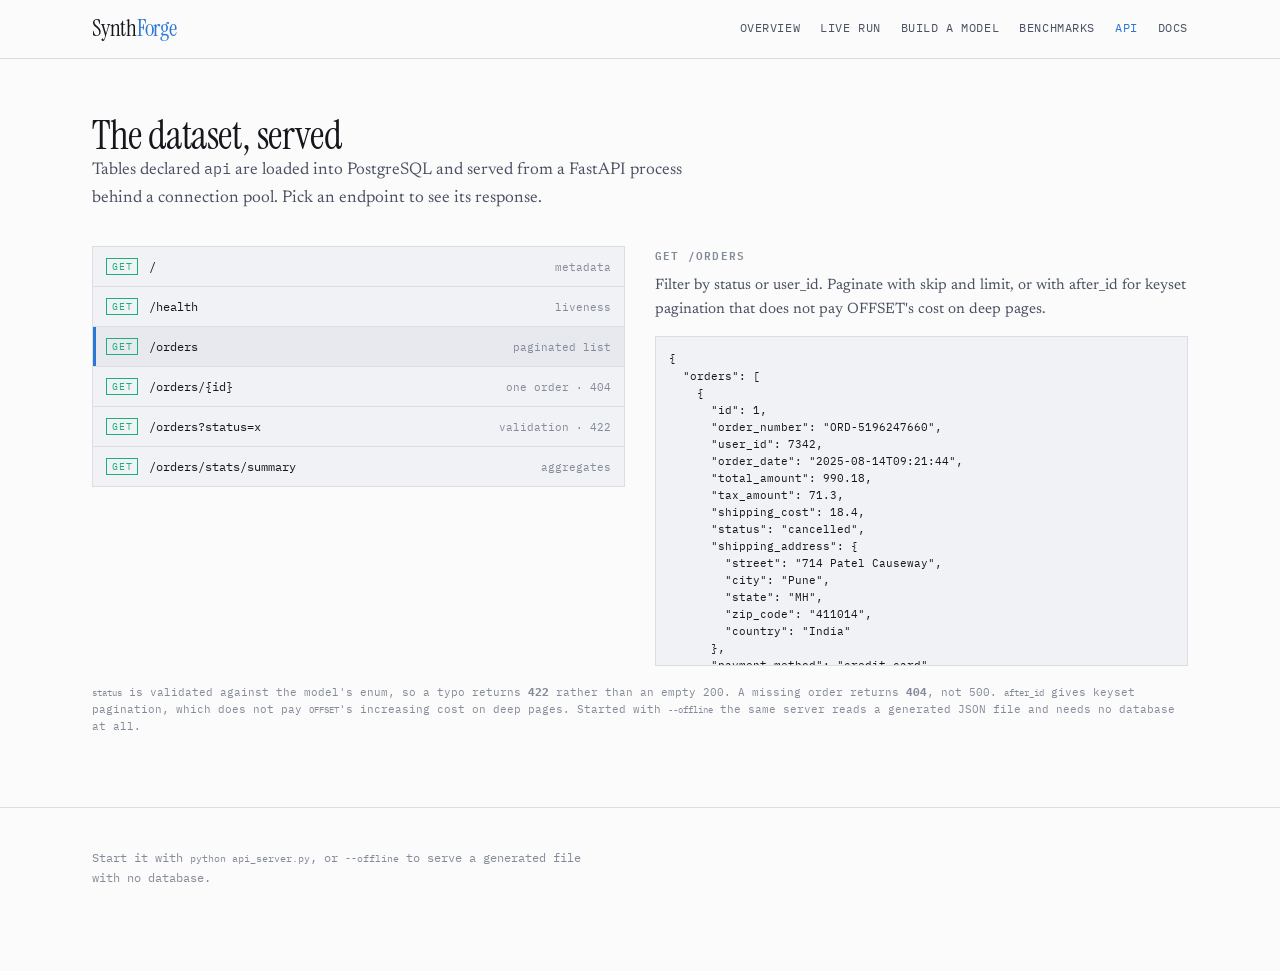
<file: site/api.html>
<!DOCTYPE html>
<html lang="en">
<head>
<meta charset="utf-8">
<meta name="viewport" content="width=device-width, initial-scale=1">
<title>API &middot; SynthForge</title>
<link rel="preconnect" href="https://fonts.googleapis.com">
<link rel="preconnect" href="https://fonts.gstatic.com" crossorigin>
<link href="https://fonts.googleapis.com/css2?family=Instrument+Serif:ital@0;1&family=Newsreader:opsz,wght@6..72,300;6..72,400;6..72,500;6..72,600&family=IBM+Plex+Mono:wght@400;500;600&display=swap" rel="stylesheet">
<link rel="stylesheet" href="assets/site.css">
</head>
<body data-palette="#2a78d6,#eb6834,#1baf7a">

<nav>
  <div class="wrap">
    <a class="mark" href="index.html">Synth<span>Forge</span></a>
    <ul id="nav-links"></ul>
  </div>
</nav>

<section style="border-top:none;padding-top:54px">
  <div class="wrap">
    <div class="head">
      <h2>The dataset, served</h2>
      <p class="sub">
        Tables declared <code>api</code> are loaded into PostgreSQL and
        served from a FastAPI process behind a connection pool. Pick an
        endpoint to see its response.
      </p>
    </div>
<div class="cols">
      <div><div class="eps" id="eps"></div></div>
      <div>
        <h3 id="ep-title">GET /orders</h3>
        <p class="sub" style="font-size:15px" id="ep-desc"></p>
        <pre class="code" id="ep-body" style="max-height:330px"></pre>
      </div>
    </div>
    <p class="cap" style="margin-top:18px">
      <code>status</code> is validated against the model's enum, so a typo
      returns <b>422</b> rather than an empty 200. A missing order returns
      <b>404</b>, not 500. <code>after_id</code> gives keyset pagination, which
      does not pay <code>OFFSET</code>'s increasing cost on deep pages. Started
      with <code>--offline</code> the same server reads a generated JSON file and
      needs no database at all.
    </p>
  </div>
</section>
<footer>
  <div class="wrap"><p>Start it with <code>python api_server.py</code>, or <code>--offline</code> to serve a generated file with no database.</p></div>
</footer>

<script src="assets/site.js"></script>
<script>
"use strict";
/* ============ api explorer ============ */
var ENDPOINTS = [
  { m: "GET", p: "/", d: "metadata",
    desc: "What this server is, which tables it serves and where the docs are.",
    body: { message: "Synthetic Data Pipeline API", version: "2.0.0", mode: "database",
      model: "ecommerce_model.json", api_tables: ["orders"],
      endpoints: { orders: "/orders", order_by_id: "/orders/{order_id}",
        summary: "/orders/stats/summary", health: "/health" } } },
  { m: "GET", p: "/health", d: "liveness",
    desc: "A real timestamp, not a hardcoded one. Reports which backend is serving.",
    body: { status: "healthy", backend: "postgresql", timestamp: "2026-11-02T04:27:12.481Z" } },
  { m: "GET", p: "/orders", d: "paginated list",
    desc: "Filter by status or user_id. Paginate with skip and limit, or with after_id for keyset pagination that does not pay OFFSET's cost on deep pages.",
    body: { orders: [{ id: 1, order_number: "ORD-5196247660", user_id: 7342,
        order_date: "2025-08-14T09:21:44", total_amount: 990.18, tax_amount: 71.3,
        shipping_cost: 18.4, status: "cancelled",
        shipping_address: { street: "714 Patel Causeway", city: "Pune", state: "MH",
          zip_code: "411014", country: "India" },
        payment_method: "credit_card" }],
      total_count: 15000, skip: 0, limit: 1, has_more: true, next_cursor: 1 } },
  { m: "GET", p: "/orders/{id}", d: "one order · 404", status: "404 Not Found",
    desc: "A missing order returns 404. It used to return 500, because the connection wrapper caught the 404 raised inside its own body and reported it as a connection failure.",
    body: { detail: "Order not found" } },
  { m: "GET", p: "/orders?status=x", d: "validation · 422", status: "422 Unprocessable Entity",
    desc: "status is validated against the enum declared in the model. A typo returns 422 rather than an empty 200 that reads like 'no such orders'.",
    body: { detail: { error: "invalid status", received: "shippd",
      allowed: ["pending", "processing", "shipped", "delivered", "cancelled"] } } },
  { m: "GET", p: "/orders/stats/summary", d: "aggregates",
    desc: "Dashboard-shaped aggregates computed in the database.",
    body: { total_orders: 15000, unique_customers: 9502, average_order_value: 6714.51,
      total_revenue: 100717650.0, min_order_value: 154.49, max_order_value: 21313.7,
      status_breakdown: { cancelled: 3021, delivered: 3011, processing: 2994,
        pending: 2991, shipped: 2983 } } }
];
(function () {
  var host = $("#eps");
  ENDPOINTS.forEach(function (e, i) {
    var b = el("button", "ep");
    b.appendChild(el("span", "verb", e.m));
    b.appendChild(el("span", "path", e.p));
    b.appendChild(el("span", "d", e.d));
    b.addEventListener("click", function () {
      $$(".ep").forEach(function (x) { x.classList.remove("on"); });
      b.classList.add("on");
      $("#ep-title").textContent = e.m + " " + e.p + (e.status ? "  →  " + e.status : "");
      $("#ep-desc").textContent = e.desc;
      $("#ep-body").textContent = JSON.stringify(e.body, null, 2);
    });
    host.appendChild(b);
    if (i === 2) b.click();
  });
})();


</script>
</body>
</html>
</file>
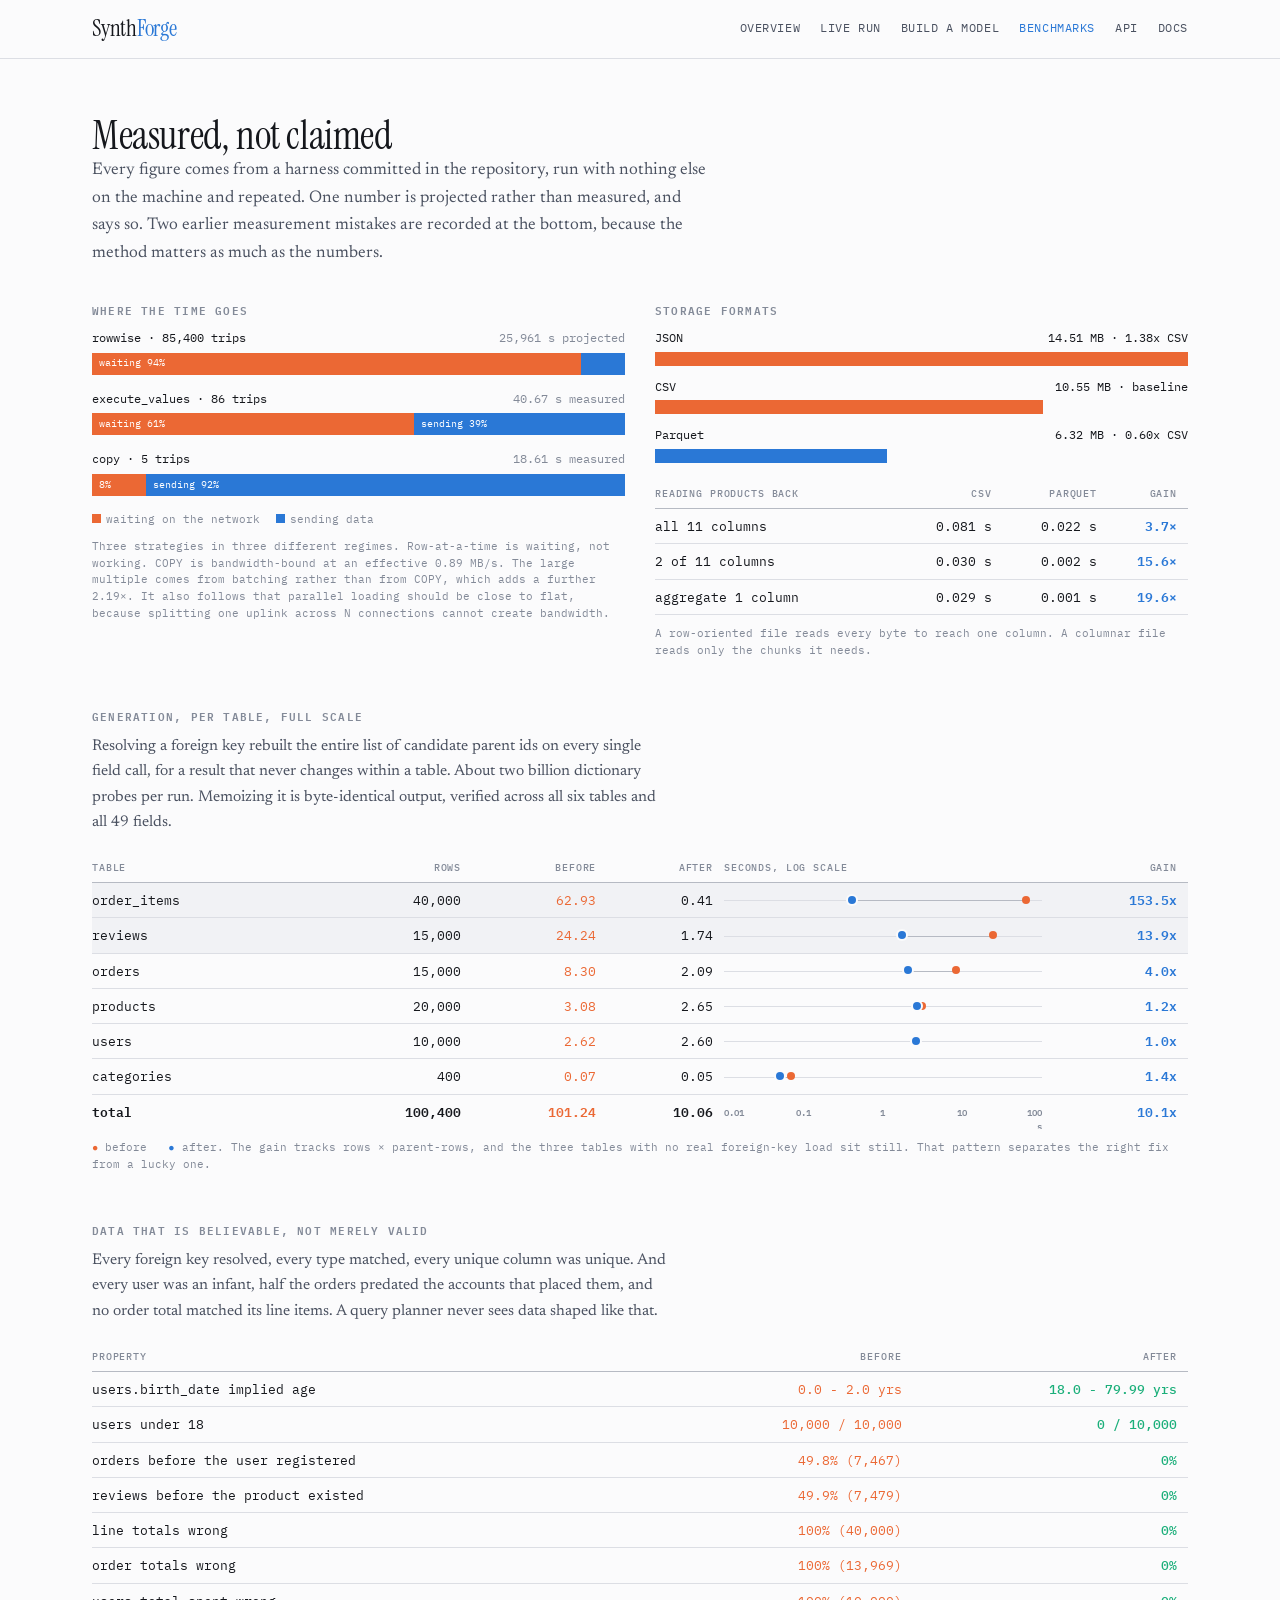
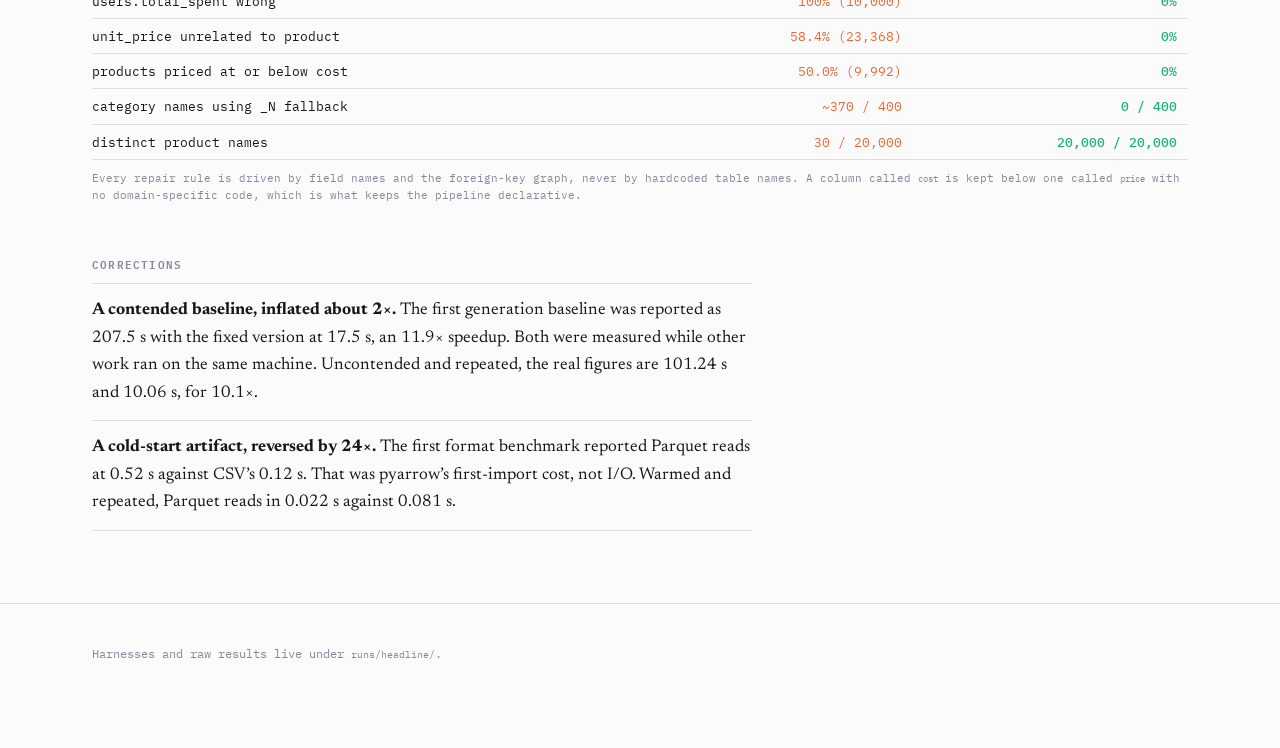
<file: site/benchmarks.html>
<!DOCTYPE html>
<html lang="en">
<head>
<meta charset="utf-8">
<meta name="viewport" content="width=device-width, initial-scale=1">
<title>Benchmarks &middot; SynthForge</title>
<link rel="preconnect" href="https://fonts.googleapis.com">
<link rel="preconnect" href="https://fonts.gstatic.com" crossorigin>
<link href="https://fonts.googleapis.com/css2?family=Instrument+Serif:ital@0;1&family=Newsreader:opsz,wght@6..72,300;6..72,400;6..72,500;6..72,600&family=IBM+Plex+Mono:wght@400;500;600&display=swap" rel="stylesheet">
<link rel="stylesheet" href="assets/site.css">
</head>
<body data-palette="#2a78d6,#eb6834,#1baf7a">

<nav>
  <div class="wrap">
    <a class="mark" href="index.html">Synth<span>Forge</span></a>
    <ul id="nav-links"></ul>
  </div>
</nav>

<section style="border-top:none;padding-top:54px">
  <div class="wrap">
    <div class="head">
      <h2>Measured, not claimed</h2>
      <p class="sub">
        Every figure comes from a harness committed in the repository, run
        with nothing else on the machine and repeated. One number is
        projected rather than measured, and says so. Two earlier measurement
        mistakes are recorded at the bottom, because the method matters as
        much as the numbers.
      </p>
    </div>
<div class="cols">
      <figure>
        <h3>Where the time goes</h3>
        <div id="reg"></div>
        <div class="key">
          <span><i style="background:var(--warm)"></i>waiting on the network</span>
          <span><i style="background:var(--accent)"></i>sending data</span>
        </div>
        <p class="cap">
          Three strategies in three different regimes. Row-at-a-time is waiting,
          not working. COPY is bandwidth-bound at an effective 0.89&nbsp;MB/s.
          The large multiple comes from batching rather than from COPY, which
          adds a further 2.19&times;. It also follows that parallel loading
          should be close to flat, because splitting one uplink across N
          connections cannot create bandwidth.
        </p>
      </figure>
      <figure>
        <h3>Storage formats</h3>
        <div id="fmt"></div>
        <table class="tb" style="margin-top:16px">
          <thead><tr><th>reading products back</th><th>CSV</th><th>Parquet</th><th>gain</th></tr></thead>
          <tbody>
            <tr><td>all 11 columns</td><td>0.081 s</td><td>0.022 s</td><td class="gain">3.7&times;</td></tr>
            <tr><td>2 of 11 columns</td><td>0.030 s</td><td>0.002 s</td><td class="gain">15.6&times;</td></tr>
            <tr><td>aggregate 1 column</td><td>0.029 s</td><td>0.001 s</td><td class="gain">19.6&times;</td></tr>
          </tbody>
        </table>
        <p class="cap">
          A row-oriented file reads every byte to reach one column. A columnar
          file reads only the chunks it needs.
        </p>
      </figure>
    </div>

    <div style="margin-top:48px">
      <h3>Generation, per table, full scale</h3>
      <p class="sub" style="font-size:15.5px;margin-bottom:18px">
        Resolving a foreign key rebuilt the entire list of candidate parent ids
        on every single field call, for a result that never changes within a
        table. About two billion dictionary probes per run. Memoizing it is
        byte-identical output, verified across all six tables and all 49 fields.
      </p>
      <div class="scroll">
        <table class="tb" id="gen-tb">
          <thead><tr><th>table</th><th>rows</th><th>before</th><th>after</th><th style="text-align:left;width:30%">seconds, log scale</th><th>gain</th></tr></thead>
          <tbody></tbody><tfoot></tfoot>
        </table>
      </div>
      <p class="cap">
        <span style="color:var(--warm)">&#9679;</span> before &nbsp;
        <span style="color:var(--accent)">&#9679;</span> after. The gain tracks
        rows&nbsp;&times;&nbsp;parent-rows, and the three tables with no real
        foreign-key load sit still. That pattern separates the right fix from a
        lucky one.
      </p>
    </div>

    <div style="margin-top:48px">
      <h3>Data that is believable, not merely valid</h3>
      <p class="sub" style="font-size:15.5px;margin-bottom:18px">
        Every foreign key resolved, every type matched, every unique column was
        unique. And every user was an infant, half the orders predated the
        accounts that placed them, and no order total matched its line items. A
        query planner never sees data shaped like that.
      </p>
      <div class="scroll">
        <table class="tb" id="rl-tb">
          <thead><tr><th>property</th><th>before</th><th>after</th></tr></thead>
          <tbody></tbody>
        </table>
      </div>
      <p class="cap">
        Every repair rule is driven by field names and the foreign-key graph,
        never by hardcoded table names. A column called <code>cost</code> is kept
        below one called <code>price</code> with no domain-specific code, which
        is what keeps the pipeline declarative.
      </p>
    </div>
    <div style="margin-top:52px">
      <h3>Corrections</h3>
      <ul class="lim">
        <li><b>A contended baseline, inflated about 2&times;.</b> The first
          generation baseline was reported as 207.5&nbsp;s with the fixed
          version at 17.5&nbsp;s, an 11.9&times; speedup. Both were measured
          while other work ran on the same machine. Uncontended and
          repeated, the real figures are 101.24&nbsp;s and 10.06&nbsp;s, for
          10.1&times;.</li>
        <li><b>A cold-start artifact, reversed by 24&times;.</b> The first
          format benchmark reported Parquet reads at 0.52&nbsp;s against
          CSV&rsquo;s 0.12&nbsp;s. That was pyarrow&rsquo;s first-import
          cost, not I/O. Warmed and repeated, Parquet reads in 0.022&nbsp;s
          against 0.081&nbsp;s.</li>
      </ul>
    </div>
  </div>
</section>
<footer>
  <div class="wrap"><p>Harnesses and raw results live under <code>runs/headline/</code>.</p></div>
</footer>

<script src="assets/site.js"></script>
<script>
"use strict";
/* ============ benchmarks ============ */

(function () {
  var LO = 0.01, HI = 100;
  function pos(v) {
    return (Math.log10(Math.max(v, LO)) - Math.log10(LO)) / (Math.log10(HI) - Math.log10(LO)) * 100;
  }
  var body = $("#gen-tb tbody");
  GEN_BENCH.forEach(function (g) {
    var tr = el("tr");
    tr.appendChild(el("td", null, g.t));
    tr.appendChild(el("td", null, g.rows.toLocaleString("en-US")));
    tr.appendChild(el("td", "was", g.before.toFixed(2)));
    tr.appendChild(el("td", null, g.after.toFixed(2)));
    var cell = el("td"), track = el("div", "track");
    track.appendChild(el("div", "ax"));
    var a = pos(g.after), b = pos(g.before);
    var cn = el("div", "cn");
    cn.style.left = Math.min(a, b) + "%"; cn.style.width = Math.abs(b - a) + "%";
    track.appendChild(cn);
    var pb = el("div", "pt b"); pb.style.left = b + "%";
    pb.title = g.t + " before " + g.before.toFixed(2) + " s";
    var pa = el("div", "pt a"); pa.style.left = a + "%";
    pa.title = g.t + " after " + g.after.toFixed(2) + " s";
    track.appendChild(pb); track.appendChild(pa);
    cell.appendChild(track); tr.appendChild(cell);
    var gain = g.before / g.after;
    tr.appendChild(el("td", "gain", gain.toFixed(1) + "x"));
    if (gain > 10) tr.classList.add("hi");
    body.appendChild(tr);
  });
  var tr = el("tr");
  tr.appendChild(el("td", null, "total"));
  tr.appendChild(el("td", null, GEN_TOTAL.rows.toLocaleString("en-US")));
  tr.appendChild(el("td", "was", GEN_TOTAL.before.toFixed(2)));
  tr.appendChild(el("td", null, GEN_TOTAL.after.toFixed(2)));
  var axc = el("td"), ticks = el("div", "ticks");
  var marks = [[0.01, "0.01"], [0.1, "0.1"], [1, "1"], [10, "10"], [100, "100 s"]];
  marks.forEach(function (t, i) {
    var s = el("span", null, t[1]); s.style.left = pos(t[0]) + "%";
    if (i === 0) s.style.transform = "translateX(0)";
    else if (i === marks.length - 1) s.style.transform = "translateX(-100%)";
    ticks.appendChild(s);
  });
  axc.appendChild(ticks); tr.appendChild(axc);
  tr.appendChild(el("td", "gain", (GEN_TOTAL.before / GEN_TOTAL.after).toFixed(1) + "x"));
  $("#gen-tb tfoot").appendChild(tr);

  var rb = $("#rl-tb tbody");
  REALISM.forEach(function (r) {
    var row = el("tr");
    row.appendChild(el("td", null, r[0]));
    row.appendChild(el("td", "was", r[1]));
    row.appendChild(el("td", "is", r[2]));
    rb.appendChild(row);
  });

  var rh = $("#reg");
  REGIMES.forEach(function (r) {
    var row = el("div", "reg-row"), top = el("div", "reg-top");
    top.appendChild(el("span", null, r.n));
    top.appendChild(el("span", "r", r.tot));
    row.appendChild(top);
    var bar = el("div", "reg-bar");
    var w = el("span", "wait", r.wait >= 20 ? "waiting " + r.wait + "%" : r.wait + "%");
    w.style.flex = r.wait;
    var s = el("span", "send", (100 - r.wait) >= 22 ? "sending " + (100 - r.wait) + "%" : "");
    s.style.flex = 100 - r.wait;
    bar.appendChild(w); bar.appendChild(s); row.appendChild(bar);
    rh.appendChild(row);
  });

  var fh = $("#fmt");
  var max = Math.max.apply(null, FORMATS.map(function (f) { return f.mb; }));
  FORMATS.forEach(function (f) {
    var row = el("div", "fmt-row"), top = el("div", "fmt-top");
    top.appendChild(el("span", null, f.n));
    top.appendChild(el("span", null, f.mb.toFixed(2) + " MB · " + f.rel));
    row.appendChild(top);
    var bar = el("div", "fmt-bar" + (f.win ? " win" : ""));
    bar.style.width = (f.mb / max * 100) + "%";
    row.appendChild(bar); fh.appendChild(row);
  });
})();


</script>
</body>
</html>
</file>
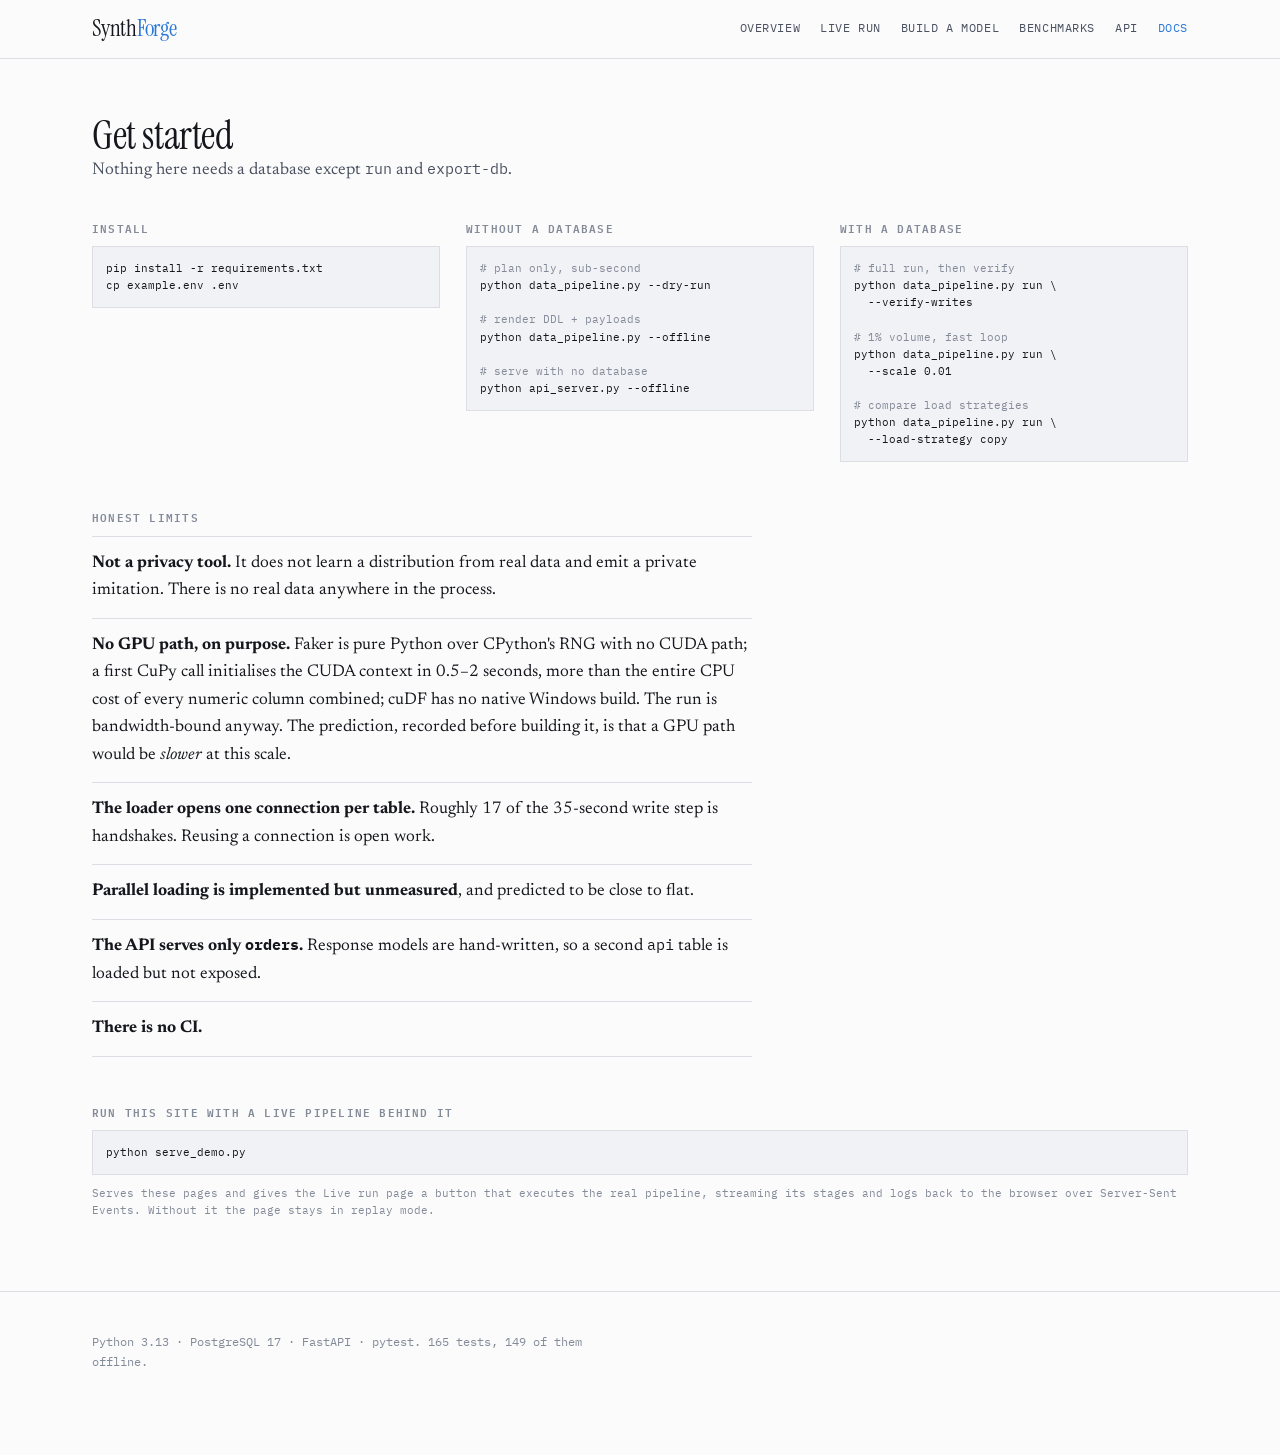
<file: site/docs.html>
<!DOCTYPE html>
<html lang="en">
<head>
<meta charset="utf-8">
<meta name="viewport" content="width=device-width, initial-scale=1">
<title>Docs &middot; SynthForge</title>
<link rel="preconnect" href="https://fonts.googleapis.com">
<link rel="preconnect" href="https://fonts.gstatic.com" crossorigin>
<link href="https://fonts.googleapis.com/css2?family=Instrument+Serif:ital@0;1&family=Newsreader:opsz,wght@6..72,300;6..72,400;6..72,500;6..72,600&family=IBM+Plex+Mono:wght@400;500;600&display=swap" rel="stylesheet">
<link rel="stylesheet" href="assets/site.css">
</head>
<body data-palette="#2a78d6,#eb6834,#1baf7a">

<nav>
  <div class="wrap">
    <a class="mark" href="index.html">Synth<span>Forge</span></a>
    <ul id="nav-links"></ul>
  </div>
</nav>

<section style="border-top:none;padding-top:54px">
  <div class="wrap">
    <div class="head">
      <h2>Get started</h2>
      <p class="sub">Nothing here needs a database except
        <code>run</code> and <code>export-db</code>.</p>
    </div>
<div class="cols3">
      <div>
        <h3>Install</h3>
        <pre class="code">pip install -r requirements.txt
cp example.env .env</pre>
      </div>
      <div>
        <h3>Without a database</h3>
        <pre class="code"><span class="c"># plan only, sub-second</span>
python data_pipeline.py --dry-run

<span class="c"># render DDL + payloads</span>
python data_pipeline.py --offline

<span class="c"># serve with no database</span>
python api_server.py --offline</pre>
      </div>
      <div>
        <h3>With a database</h3>
        <pre class="code"><span class="c"># full run, then verify</span>
python data_pipeline.py run \
  --verify-writes

<span class="c"># 1% volume, fast loop</span>
python data_pipeline.py run \
  --scale 0.01

<span class="c"># compare load strategies</span>
python data_pipeline.py run \
  --load-strategy copy</pre>
      </div>
    </div>

    <div style="margin-top:46px">
      <h3>Honest limits</h3>
      <ul class="lim">
        <li><b>Not a privacy tool.</b> It does not learn a distribution from real data and emit a private imitation. There is no real data anywhere in the process.</li>
        <li><b>No GPU path, on purpose.</b> Faker is pure Python over CPython's RNG with no CUDA path; a first CuPy call initialises the CUDA context in 0.5&ndash;2 seconds, more than the entire CPU cost of every numeric column combined; cuDF has no native Windows build. The run is bandwidth-bound anyway. The prediction, recorded before building it, is that a GPU path would be <i>slower</i> at this scale.</li>
        <li><b>The loader opens one connection per table.</b> Roughly 17 of the 35-second write step is handshakes. Reusing a connection is open work.</li>
        <li><b>Parallel loading is implemented but unmeasured</b>, and predicted to be close to flat.</li>
        <li><b>The API serves only <code>orders</code>.</b> Response models are hand-written, so a second <code>api</code> table is loaded but not exposed.</li>
        <li><b>There is no CI.</b></li>
      </ul>
    </div>
    <div style="margin-top:46px">
      <h3>Run this site with a live pipeline behind it</h3>
      <pre class="code">python serve_demo.py</pre>
      <p class="cap">
        Serves these pages and gives the Live run page a button that
        executes the real pipeline, streaming its stages and logs back to
        the browser over Server-Sent Events. Without it the page stays in
        replay mode.
      </p>
    </div>
  </div>
</section>
<footer>
  <div class="wrap"><p>Python 3.13 &middot; PostgreSQL 17 &middot; FastAPI &middot; pytest. 165 tests, 149 of them offline.</p></div>
</footer>

<script src="assets/site.js"></script>
</body>
</html>
</file>
<file: site/assets/site.css>
/* Shared stylesheet for the SynthForge site.
   One file, loaded by every page, so the pages stay thin. */
:root {
  color-scheme: light;
  --ink:#15171c; --ink-2:#4a5160; --ink-3:#838a98;
  --bg:#fbfbfc; --bg-2:#f1f2f5; --bg-3:#e7e9ee;
  --line:#dcdee4; --line-2:#b6bac3;
  --accent:#2a78d6; --warm:#eb6834; --cool:#1baf7a;
  --serif:"Instrument Serif","Iowan Old Style",Palatino,Georgia,serif;
  --body:"Newsreader","Iowan Old Style",Georgia,"Times New Roman",serif;
  --mono:"IBM Plex Mono","Cascadia Mono",Consolas,"SFMono-Regular",Menlo,monospace;
}
@media (prefers-color-scheme: dark) {
  :root:not([data-theme="light"]) {
    color-scheme: dark;
    --ink:#e9eaee; --ink-2:#a6adba; --ink-3:#6d7482;
    --bg:#0f1116; --bg-2:#171a20; --bg-3:#1f232b;
    --line:#272b33; --line-2:#3a3f49;
    --accent:#3987e5; --warm:#d95926; --cool:#199e70;
  }
}
:root[data-theme="dark"] {
  color-scheme: dark;
  --ink:#e9eaee; --ink-2:#a6adba; --ink-3:#6d7482;
  --bg:#0f1116; --bg-2:#171a20; --bg-3:#1f232b;
  --line:#272b33; --line-2:#3a3f49;
  --accent:#3987e5; --warm:#d95926; --cool:#199e70;
}

* { box-sizing: border-box; }
/* The hidden attribute must win over layout rules. A class selector like
   .cbar { display:flex } is an author style and beats the user agent's
   [hidden] { display:none }, which left the live controls visible with no
   server behind them. */
[hidden] { display: none !important; }

html { -webkit-text-size-adjust: 100%; }
body { margin:0; background:var(--bg); color:var(--ink); font-family:var(--body);
  font-size:17px; line-height:1.62; font-variant-numeric:tabular-nums; -webkit-font-smoothing:antialiased; }
.wrap { max-width:1140px; margin:0 auto; padding:0 22px; }
h1,h2 { font-family:var(--serif); font-weight:400; margin:0; text-wrap:balance; }
h1 { font-size:clamp(42px,7vw,76px); line-height:1.0; letter-spacing:-0.015em; }
h2 { font-size:clamp(27px,3.8vw,40px); line-height:1.1; letter-spacing:-0.01em; }
h3 { font-family:var(--mono); font-size:11px; font-weight:600; letter-spacing:0.11em;
     text-transform:uppercase; color:var(--ink-3); margin:0 0 10px; }
p { margin:0 0 14px; }
a { color:var(--accent); text-underline-offset:2px; }
code { font-family:var(--mono); font-size:0.86em; }
.lede { font-size:20px; line-height:1.5; color:var(--ink-2); max-width:58ch; }
.lede b { color:var(--ink); font-weight:500; }
.sub { color:var(--ink-2); max-width:64ch; }

nav { position:sticky; top:0; z-index:50; background:var(--bg);
      border-bottom:1px solid var(--line); }
nav .wrap { display:flex; align-items:center; gap:22px; height:58px; }
.mark { font-family:var(--serif); font-size:23px; letter-spacing:-0.01em; text-decoration:none; color:var(--ink); }
.mark span { color:var(--accent); }
nav ul { display:flex; gap:20px; list-style:none; margin:0 0 0 auto; padding:0; flex-wrap:wrap; }
nav a.nl { font-family:var(--mono); font-size:11.5px; letter-spacing:0.05em;
  text-transform:uppercase; color:var(--ink-2); text-decoration:none; }
nav a.nl:hover, nav a.nl.on { color:var(--accent); }
@media (max-width:860px){ nav ul { display:none; } }

.hero { padding:72px 0 54px; border-bottom:1px solid var(--line); }
.cta { display:flex; gap:10px; flex-wrap:wrap; margin-top:28px; }
.strip { display:grid; grid-template-columns:repeat(auto-fit,minmax(128px,1fr));
  border-top:1px solid var(--line); margin-top:42px; }
.strip div { padding:14px 16px 14px 0; }
.strip dt { font-family:var(--mono); font-size:9.5px; letter-spacing:0.1em;
  text-transform:uppercase; color:var(--ink-3); margin-bottom:4px; }
.strip dd { font-family:var(--serif); font-size:27px; line-height:1; margin:0; }
.strip dd small { font-family:var(--mono); font-size:11px; color:var(--ink-3);
  display:block; margin-top:5px; letter-spacing:0.03em; }

button, .btn { font-family:var(--mono); font-size:11.5px; letter-spacing:0.08em;
  text-transform:uppercase; padding:11px 18px; cursor:pointer; border-radius:0;
  border:1px solid var(--ink); background:transparent; color:var(--ink);
  text-decoration:none; display:inline-block; }
button:hover, .btn:hover { background:var(--ink); color:var(--bg); }
button:focus-visible, .btn:focus-visible { outline:2px solid var(--accent); outline-offset:2px; }
.btn.solid, button.solid { background:var(--ink); color:var(--bg); }
.btn.solid:hover, button.solid:hover { opacity:0.85; }
button.sm { padding:5px 10px; font-size:10px; }

section { padding:72px 0; border-bottom:1px solid var(--line); }
.head { max-width:62ch; margin-bottom:34px; }

/* ---- run simulator ---- */
.console { border:1px solid var(--line); background:var(--bg-2); }
.cbar { display:flex; align-items:center; gap:10px; flex-wrap:wrap;
  padding:12px 14px; border-bottom:1px solid var(--line); background:var(--bg-3); }
.seg { display:flex; border:1px solid var(--line-2); }
.seg button { border:none; border-right:1px solid var(--line-2); padding:6px 10px; font-size:10px; }
.seg button:last-child { border-right:none; }
.seg button.on { background:var(--accent); color:#fff; }
.seg button.on:hover { background:var(--accent); opacity:0.9; }
.grow { margin-left:auto; }
.clock { font-family:var(--mono); font-size:13px; color:var(--ink-2); }
.clock b { color:var(--ink); font-weight:600; }

.cgrid { display:grid; grid-template-columns:248px minmax(0,1fr) 296px; }
@media (max-width:1060px){ .cgrid { grid-template-columns:218px minmax(0,1fr); }
  .logcol { grid-column:1 / -1; border-left:none; border-top:1px solid var(--line); } }
@media (max-width:720px){ .cgrid { grid-template-columns:1fr; }
  .stagecol { border-right:none; border-bottom:1px solid var(--line); } }

.stagecol { border-right:1px solid var(--line); padding:14px 0; }
.stage { padding:9px 14px; border-left:3px solid transparent; }
.stage.active { border-left-color:var(--accent); background:var(--bg-3); }
.stage.done { opacity:0.7; }
.srow { display:flex; align-items:center; gap:9px; }
.dot { width:9px; height:9px; border:1px solid var(--line-2); border-radius:50%; flex:none; }
.stage.active .dot { background:var(--accent); border-color:var(--accent); }
.stage.done .dot { background:var(--cool); border-color:var(--cool); }
.stage .nm { font-family:var(--mono); font-size:12.5px; font-weight:500; }
.stage .dur { font-family:var(--mono); font-size:11px; color:var(--ink-3); margin-left:auto; }
.stage .note { font-family:var(--mono); font-size:10.5px; color:var(--ink-3); margin:3px 0 0 18px; }
.pbar { height:3px; background:var(--line); margin:7px 0 0 18px; }
.pbar i { display:block; height:100%; width:0; background:var(--accent); }
.stage.done .pbar i { background:var(--cool); }
.tot { border-top:1px solid var(--line); margin-top:10px; padding:12px 14px 2px;
  font-family:var(--mono); font-size:11px; color:var(--ink-3); }
.tot b { color:var(--ink); font-size:15px; font-weight:600; }

.workcol { padding:16px; min-width:0; }
.wtitle { font-family:var(--mono); font-size:11px; letter-spacing:0.1em;
  text-transform:uppercase; color:var(--ink-3); margin-bottom:12px; }
.trow { display:grid; grid-template-columns:92px 1fr 84px; gap:10px; align-items:center;
  margin-bottom:7px; font-family:var(--mono); font-size:11.5px; }
.trow .tn { color:var(--ink-2); overflow:hidden; text-overflow:ellipsis; }
.trow .tb { height:13px; background:var(--line); position:relative; overflow:hidden; }
.trow .tb i { position:absolute; inset:0 auto 0 0; width:0; background:var(--accent); }
.trow.d .tb i { background:var(--cool); }
.trow .tv { text-align:right; color:var(--ink-3); }
.trow.a .tn, .trow.a .tv { color:var(--ink); }

.sinks { display:grid; grid-template-columns:repeat(auto-fit,minmax(112px,1fr)); gap:8px; margin-top:18px; }
.sink { border:1px solid var(--line); padding:9px 10px; font-family:var(--mono); }
.sink.lit { border-color:var(--accent); }
.sink .sn { font-size:10px; color:var(--ink-3); letter-spacing:0.06em; text-transform:uppercase; }
.sink .sv { font-size:16px; margin-top:3px; }
.sink .sx { font-size:10px; color:var(--ink-3); margin-top:2px; }
.sink.lit .sv { color:var(--accent); }

.verif { margin-top:16px; font-family:var(--mono); font-size:12px; }
.verif div { display:flex; gap:9px; padding:4px 0; color:var(--ink-3); opacity:0.35; }
.verif div.on { opacity:1; color:var(--ink); }
.verif .tick { color:var(--cool); }

.logcol { border-left:1px solid var(--line); background:var(--bg-3); display:flex; flex-direction:column; }
.lh { padding:11px 13px; border-bottom:1px solid var(--line); font-family:var(--mono);
  font-size:10px; letter-spacing:0.1em; text-transform:uppercase; color:var(--ink-3); }
.log { font-family:var(--mono); font-size:10.5px; line-height:1.6; padding:10px 13px;
  height:352px; overflow-y:auto; margin:0; }
.log .l { color:var(--ink-2); white-space:pre-wrap; word-break:break-word; }
.log .ts { color:var(--ink-3); }
.log .l.ok { color:var(--cool); }
.log .l.warn { color:var(--warm); }
.log .l.hi { color:var(--accent); }

.cols { display:grid; grid-template-columns:repeat(auto-fit,minmax(290px,1fr)); gap:30px; }
.cols3 { display:grid; grid-template-columns:repeat(auto-fit,minmax(228px,1fr)); gap:26px; }
.box { border:1px solid var(--line); background:var(--bg-2); }
.pad { padding:18px; }
.scroll { overflow-x:auto; }

table.tb { width:100%; border-collapse:collapse; font-family:var(--mono); font-size:12.5px; }
.tb th, .tb td { padding:7px 11px 7px 0; text-align:right; border-bottom:1px solid var(--line); }
.tb th:first-child, .tb td:first-child { text-align:left; }
.tb thead th { font-size:9.5px; letter-spacing:0.09em; text-transform:uppercase;
  color:var(--ink-3); font-weight:500; border-bottom:1px solid var(--line-2); }
.tb tfoot td { border-bottom:none; border-top:1px solid var(--line-2); font-weight:600; }
.tb tr.hi td { background:var(--bg-2); }
.was { color:var(--warm); } .is { color:var(--cool); font-weight:500; }
.gain { color:var(--accent); font-weight:600; }
.cap { font-family:var(--mono); font-size:10.5px; line-height:1.6; color:var(--ink-3); margin:10px 0 0; }

.track { position:relative; height:16px; min-width:120px; }
.track .ax { position:absolute; left:0; right:0; top:50%; height:1px; background:var(--line); }
.track .cn { position:absolute; top:50%; height:1px; background:var(--line-2); }
.track .pt { position:absolute; top:50%; width:8px; height:8px; margin:-4.5px 0 0 -4px; border-radius:50%; }
.track .pt.b { background:var(--warm); }
.track .pt.a { background:var(--accent); box-shadow:0 0 0 2px var(--bg); }
.ticks { position:relative; height:14px; font-family:var(--mono); font-size:9px; color:var(--ink-3); }
.ticks span { position:absolute; transform:translateX(-50%); }

.reg-row { margin-bottom:15px; }
.reg-top { display:flex; justify-content:space-between; gap:10px; font-family:var(--mono);
  font-size:11.5px; margin-bottom:5px; flex-wrap:wrap; }
.reg-top .r { color:var(--ink-3); }
.reg-bar { display:flex; height:22px; }
.reg-bar span { display:flex; align-items:center; padding:0 7px; font-family:var(--mono);
  font-size:10px; color:#fff; overflow:hidden; white-space:nowrap; }
.wait { background:var(--warm); } .send { background:var(--accent); }
.key { display:flex; gap:16px; font-family:var(--mono); font-size:10.5px; color:var(--ink-3); }
.key i { display:inline-block; width:9px; height:9px; margin-right:5px; }

.fmt-row { margin-bottom:12px; }
.fmt-top { display:flex; justify-content:space-between; font-family:var(--mono); font-size:11.5px; margin-bottom:4px; }
.fmt-bar { height:14px; background:var(--warm); }
.fmt-bar.win { background:var(--accent); }

figure { margin:0; }
.svgbox { border:1px solid var(--line); background:var(--bg-2); padding:8px; overflow-x:auto; }
.svgbox svg { display:block; width:100%; min-width:580px; height:auto; }
.stage-node { cursor:pointer; }
.stage-node:focus { outline:none; }
.stage-node:focus-visible rect, .stage-node.on rect { stroke:var(--accent); stroke-width:2.2; }

.card { border-top:1px solid var(--line-2); padding-top:11px; margin-bottom:10px; }
.ct { display:flex; justify-content:space-between; align-items:baseline; gap:10px; font-family:var(--mono); }
.cn2 { font-size:13.5px; font-weight:600; }
.cs { font-size:10.5px; color:var(--ink-3); }
.tags { display:flex; flex-wrap:wrap; gap:4px; margin-top:6px; }
.tag { font-family:var(--mono); font-size:10px; padding:2px 6px; border:1px solid var(--line-2); color:var(--ink-3); }
.tag.fk { border-color:var(--accent); color:var(--accent); }
.tag.dual { border-color:var(--cool); color:var(--cool); }
label { display:block; font-family:var(--mono); font-size:9.5px; letter-spacing:0.09em;
  text-transform:uppercase; color:var(--ink-3); margin:10px 0 4px; }
input, select { font-family:var(--mono); font-size:12.5px; width:100%; padding:7px 9px;
  color:var(--ink); background:var(--bg); border:1px solid var(--line-2); border-radius:0; }
input:focus-visible, select:focus-visible { outline:2px solid var(--accent); outline-offset:1px; }
.pair { display:grid; grid-template-columns:1fr 1fr; gap:9px; }
.acts { display:flex; gap:8px; flex-wrap:wrap; margin-top:14px; align-items:center; }
.plan dt { font-family:var(--mono); font-size:9.5px; letter-spacing:0.09em;
  text-transform:uppercase; color:var(--ink-3); margin-top:11px; }
.plan dd { font-family:var(--mono); font-size:12.5px; margin:3px 0 0; line-height:1.5; }
.plan .ok { color:var(--cool); } .plan .no { color:var(--warm); }
pre.code { font-family:var(--mono); font-size:11px; line-height:1.55; background:var(--bg-2);
  border:1px solid var(--line); padding:13px; overflow:auto; margin:0; }
pre.code .c { color:var(--ink-3); }
.json { max-height:288px; }

.eps { display:flex; flex-direction:column; gap:1px; background:var(--line); border:1px solid var(--line); }
.ep { display:flex; gap:11px; align-items:center; padding:11px 13px; background:var(--bg-2);
  cursor:pointer; font-family:var(--mono); font-size:12px; text-align:left; border:none;
  color:var(--ink); text-transform:none; letter-spacing:0; width:100%; }
.ep:hover { background:var(--bg-3); color:var(--ink); }
.ep.on { background:var(--bg-3); box-shadow:inset 3px 0 0 var(--accent); }
.ep .verb { font-size:9.5px; letter-spacing:0.08em; color:var(--cool);
  border:1px solid var(--cool); padding:1px 5px; }
.ep .path { flex:1; }
.ep .d { color:var(--ink-3); font-size:10.5px; }
@media (max-width:560px){ .ep .d { display:none; } }

ul.lim { margin:0; padding:0; list-style:none; }
ul.lim li { border-top:1px solid var(--line); padding:13px 0; max-width:66ch; }
ul.lim li:last-child { border-bottom:1px solid var(--line); }

footer { padding:40px 0 70px; font-family:var(--mono); font-size:11.5px; line-height:1.7; color:var(--ink-3); }
footer p { max-width:74ch; }

/* ---- pipeline board: stages as cards, the way a CI run reads ---- */
.board { display: grid; gap: 10px; margin-top: 4px; }
@media (min-width: 900px) { .board { grid-template-columns: repeat(3, 1fr); } }
@media (min-width: 1240px) { .board { grid-template-columns: repeat(6, 1fr); } }

.bstage {
  border: 1px solid var(--line); background: var(--bg-2);
  padding: 11px 12px 12px; position: relative; min-width: 0;
}
.bstage::after {
  content: ""; position: absolute; left: 0; right: 0; top: 0; height: 2px;
  background: var(--line-2);
}
.bstage.pending::after { background: var(--line); }
.bstage.running::after { background: var(--accent); }
.bstage.ok::after      { background: var(--cool); }
.bstage.bad::after     { background: var(--warm); }

.bhead { display: flex; align-items: center; gap: 7px; }
.bicon {
  width: 15px; height: 15px; flex: none; border-radius: 50%;
  border: 1px solid var(--line-2); display: flex; align-items: center;
  justify-content: center; font-family: var(--mono); font-size: 9px; line-height: 1;
}
.bstage.running .bicon { border-color: var(--accent); color: var(--accent); }
.bstage.ok  .bicon { background: var(--cool); border-color: var(--cool); color: #fff; }
.bstage.bad .bicon { background: var(--warm); border-color: var(--warm); color: #fff; }
.bstage.pending .bicon { color: var(--ink-3); }

.bname { font-family: var(--mono); font-size: 12px; font-weight: 600; }
.bdur  { font-family: var(--mono); font-size: 10.5px; color: var(--ink-3); margin-left: auto; }
.bnote { font-family: var(--mono); font-size: 10px; color: var(--ink-3); margin-top: 5px; line-height: 1.5; }
.bstage.running .bnote { color: var(--accent); }

.bsteps { margin-top: 8px; display: grid; gap: 3px; }
.bstep {
  display: flex; gap: 6px; align-items: baseline;
  font-family: var(--mono); font-size: 10px; color: var(--ink-3);
}
.bstep .m { width: 9px; flex: none; }
.bstep.ok { color: var(--ink-2); }
.bstep.ok .m { color: var(--cool); }
.bstep.run { color: var(--accent); }
.bstep .v { margin-left: auto; color: var(--ink-3); }

/* published-to-database panel */
.pub { border: 1px solid var(--line); background: var(--bg-2); margin-top: 14px; }
.pub-h {
  display: flex; align-items: center; gap: 9px; padding: 11px 14px;
  border-bottom: 1px solid var(--line); font-family: var(--mono); font-size: 11px;
  letter-spacing: 0.08em; text-transform: uppercase; color: var(--ink-3);
}
.pub-h .badge {
  margin-left: auto; text-transform: none; letter-spacing: 0;
  border: 1px solid var(--cool); color: var(--cool); padding: 1px 7px; font-size: 10px;
}
.pub-h .badge.wait { border-color: var(--line-2); color: var(--ink-3); }
.pub table { width: 100%; border-collapse: collapse; font-family: var(--mono); font-size: 11.5px; }
.pub td { padding: 6px 14px; border-bottom: 1px solid var(--line); }
.pub td:last-child { text-align: right; }
.pub tr:last-child td { border-bottom: none; }
.pub tr.tot td { border-top: 1px solid var(--line-2); font-weight: 600; }
.pub .zero { color: var(--warm); }
.pub .some { color: var(--cool); }

.runbar {
  display: flex; align-items: center; gap: 10px; flex-wrap: wrap;
  padding: 12px 14px; border: 1px solid var(--line); background: var(--bg-3);
}
.runbar .fld { display: flex; align-items: center; gap: 7px; }
.runbar .fld label { margin: 0; }
.runbar .fld select, .runbar .fld input { width: auto; min-width: 84px; }
.runbar .status { font-family: var(--mono); font-size: 11px; color: var(--ink-3); }
.runbar .status b { color: var(--ink); font-weight: 600; }

/* ---- live mode ---- */
#live-bar { border-top:1px solid var(--line); border-bottom:1px solid var(--line); }
.livedot { width:8px; height:8px; border-radius:50%; background:var(--cool); flex:none;
  box-shadow:0 0 0 3px color-mix(in srgb, var(--cool) 22%, transparent); }
.livetxt { font-family:var(--mono); font-size:11px; color:var(--ink-2); }
.cbar .fld { display:flex; align-items:center; gap:7px; }
.cbar .fld label { margin:0; }
.cbar .fld select, .cbar .fld input { width:auto; min-width:86px; }
.hintbar { font-family:var(--mono); font-size:11px; color:var(--ink-3);
  border:1px dashed var(--line-2); padding:10px 13px; margin-top:14px; }
.hintbar code { color:var(--ink-2); }

/* ---- in-browser generator ---- */
.gen { border:1px solid var(--line); background:var(--bg-2); margin-top:34px; }
.gen-bar { display:flex; align-items:center; gap:10px; flex-wrap:wrap; padding:12px 14px;
  border-bottom:1px solid var(--line); background:var(--bg-3); }
.gen-bar label { margin:0; display:inline; }
.gen-bar .fld { display:flex; align-items:center; gap:7px; }
.gen-bar select, .gen-bar input { width:auto; min-width:92px; }
.gen-grid { display:grid; grid-template-columns:minmax(0,1fr) 320px; }
@media (max-width:980px){ .gen-grid { grid-template-columns:1fr; }
  .gen-log-col { border-left:none; border-top:1px solid var(--line); } }
.gen-main { padding:16px; min-width:0; }
.gen-log-col { border-left:1px solid var(--line); background:var(--bg-3); }
.gstats { display:grid; grid-template-columns:repeat(auto-fit,minmax(104px,1fr)); gap:8px; margin-bottom:16px; }
.gstat { border:1px solid var(--line); padding:8px 10px; font-family:var(--mono); }
.gstat .k { font-size:9.5px; letter-spacing:0.08em; text-transform:uppercase; color:var(--ink-3); }
.gstat .v { font-size:17px; margin-top:3px; }
.checks { margin-top:16px; font-family:var(--mono); font-size:11.5px; }
.checks div { display:flex; gap:9px; padding:3px 0; color:var(--ink-3); }
.checks div.pass { color:var(--ink); }
.checks div.pass .m { color:var(--cool); }
.checks div.fail { color:var(--warm); }
.checks .m { width:11px; flex:none; }
.preview { margin-top:18px; }
.preview-head { display:flex; gap:8px; align-items:center; flex-wrap:wrap; margin-bottom:9px; }
.preview-head select { width:auto; min-width:120px; }
.ptable { width:100%; border-collapse:collapse; font-family:var(--mono); font-size:10.5px; }
.ptable th, .ptable td { padding:4px 8px 4px 0; text-align:left; border-bottom:1px solid var(--line);
  white-space:nowrap; max-width:190px; overflow:hidden; text-overflow:ellipsis; }
.ptable thead th { font-size:9px; letter-spacing:0.07em; text-transform:uppercase; color:var(--ink-3);
  border-bottom:1px solid var(--line-2); }
.ptable td.nul { color:var(--ink-3); font-style:italic; }

@media (prefers-reduced-motion: reduce){ html { scroll-behavior:auto; } }

@media print {
  :root { color-scheme:light; --ink:#000; --ink-2:#2b2b2b; --ink-3:#555; --bg:#fff;
    --bg-2:#fff; --bg-3:#fff; --line:#bbb; --line-2:#777;
    --accent:#14477f; --warm:#a0401b; --cool:#0d6548; }
  nav, .cbar, .acts, .cta, button, label, input, select { display:none !important; }
  body { font-size:10pt; } section { padding:18pt 0; break-inside:avoid-page; }
  h1 { font-size:26pt; } h2 { font-size:15pt; break-after:avoid; }
  .reg-bar span, .fmt-bar, .track .pt, .key i, .pbar i, .trow .tb i {
    -webkit-print-color-adjust:exact; print-color-adjust:exact; }
  .scroll, .svgbox { overflow:visible; } .svgbox svg { min-width:0; }
  .log { height:auto; } .json { max-height:none; }
  a { color:#000; text-decoration:none; }
}
@page { margin:14mm; }
</file>
